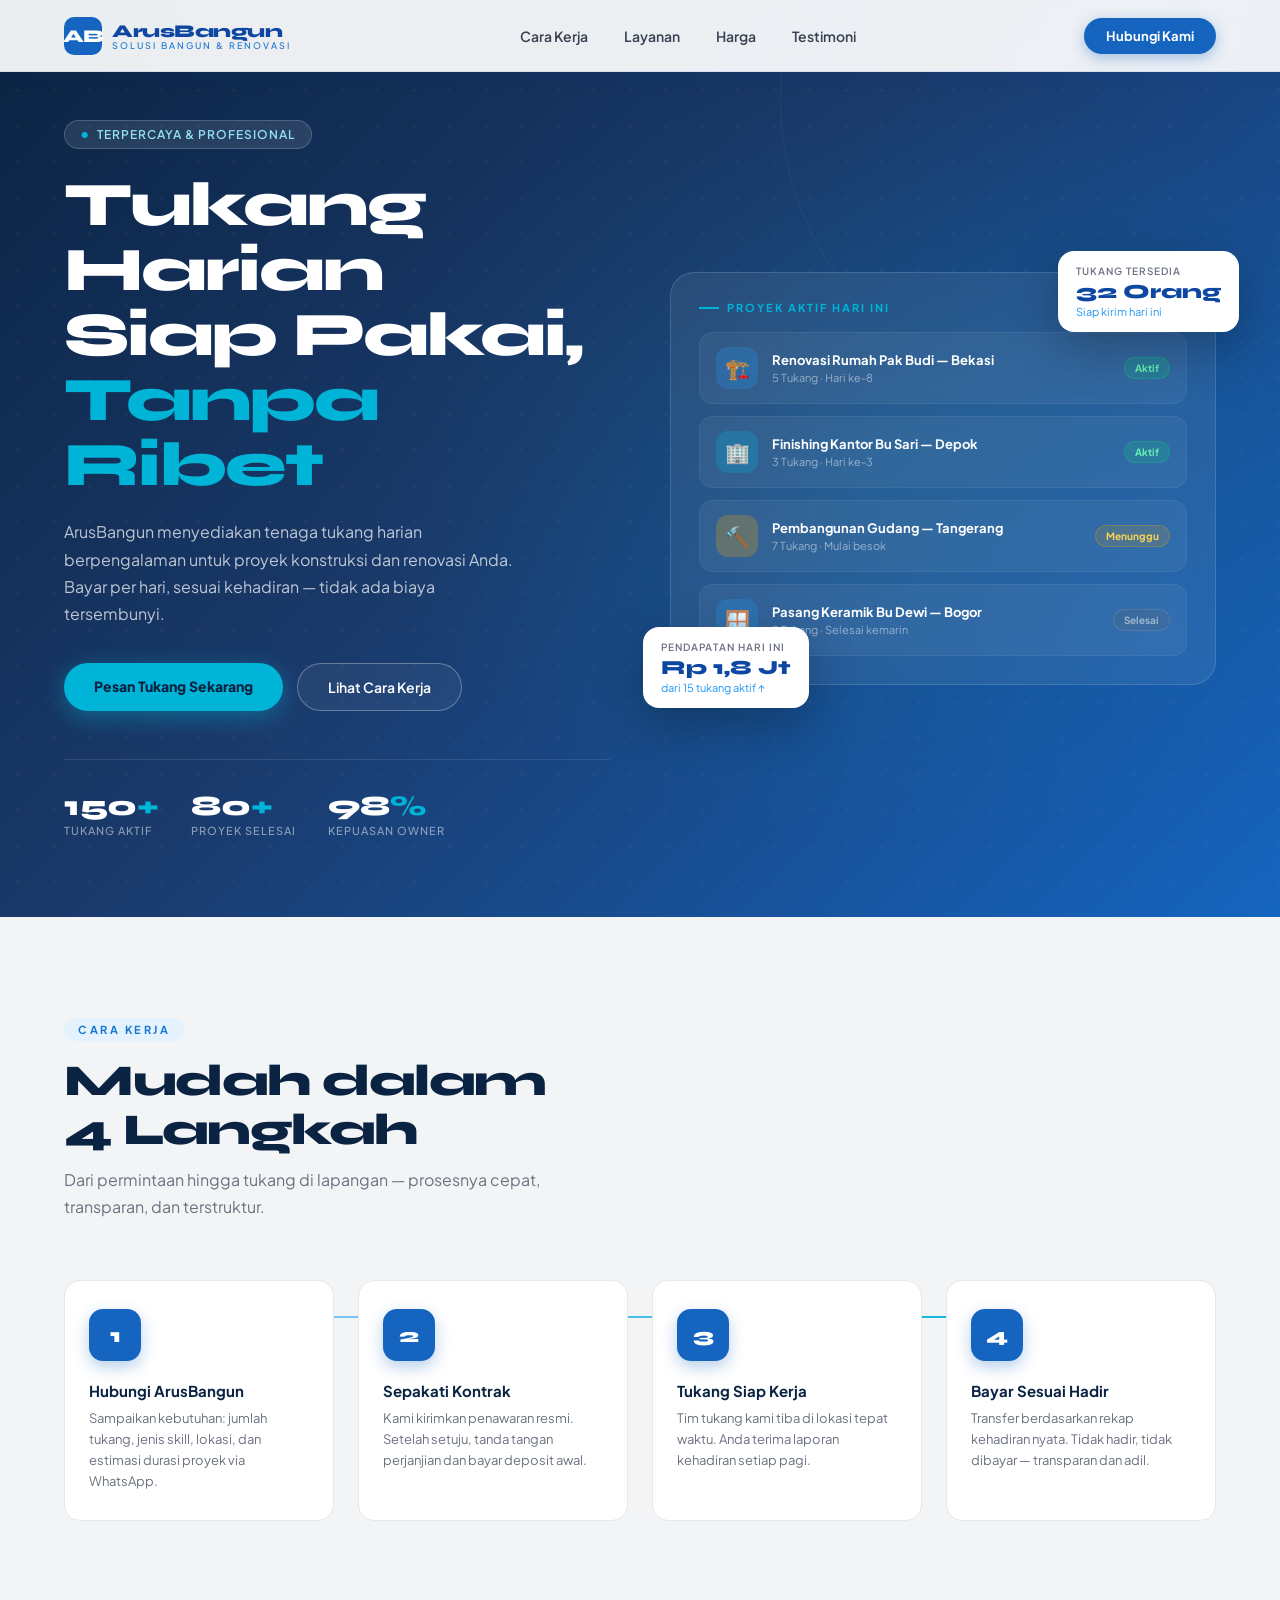
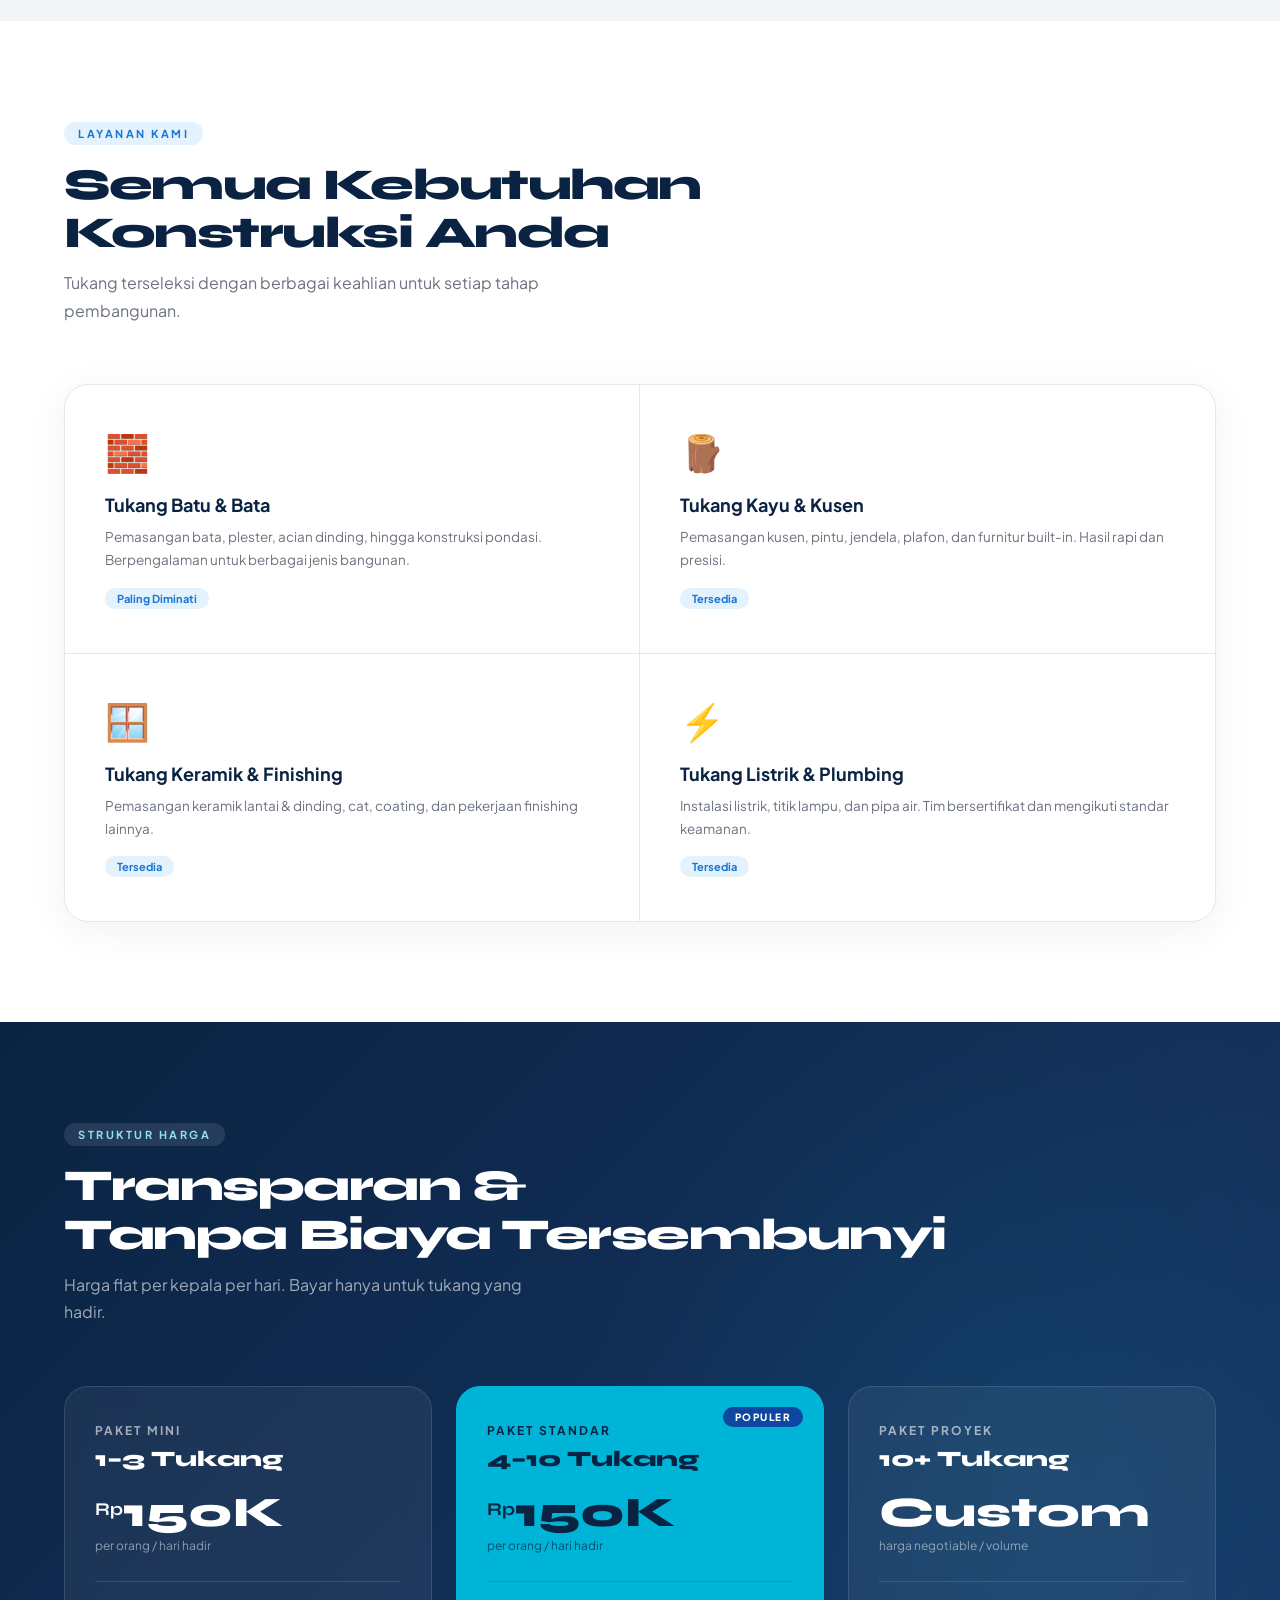
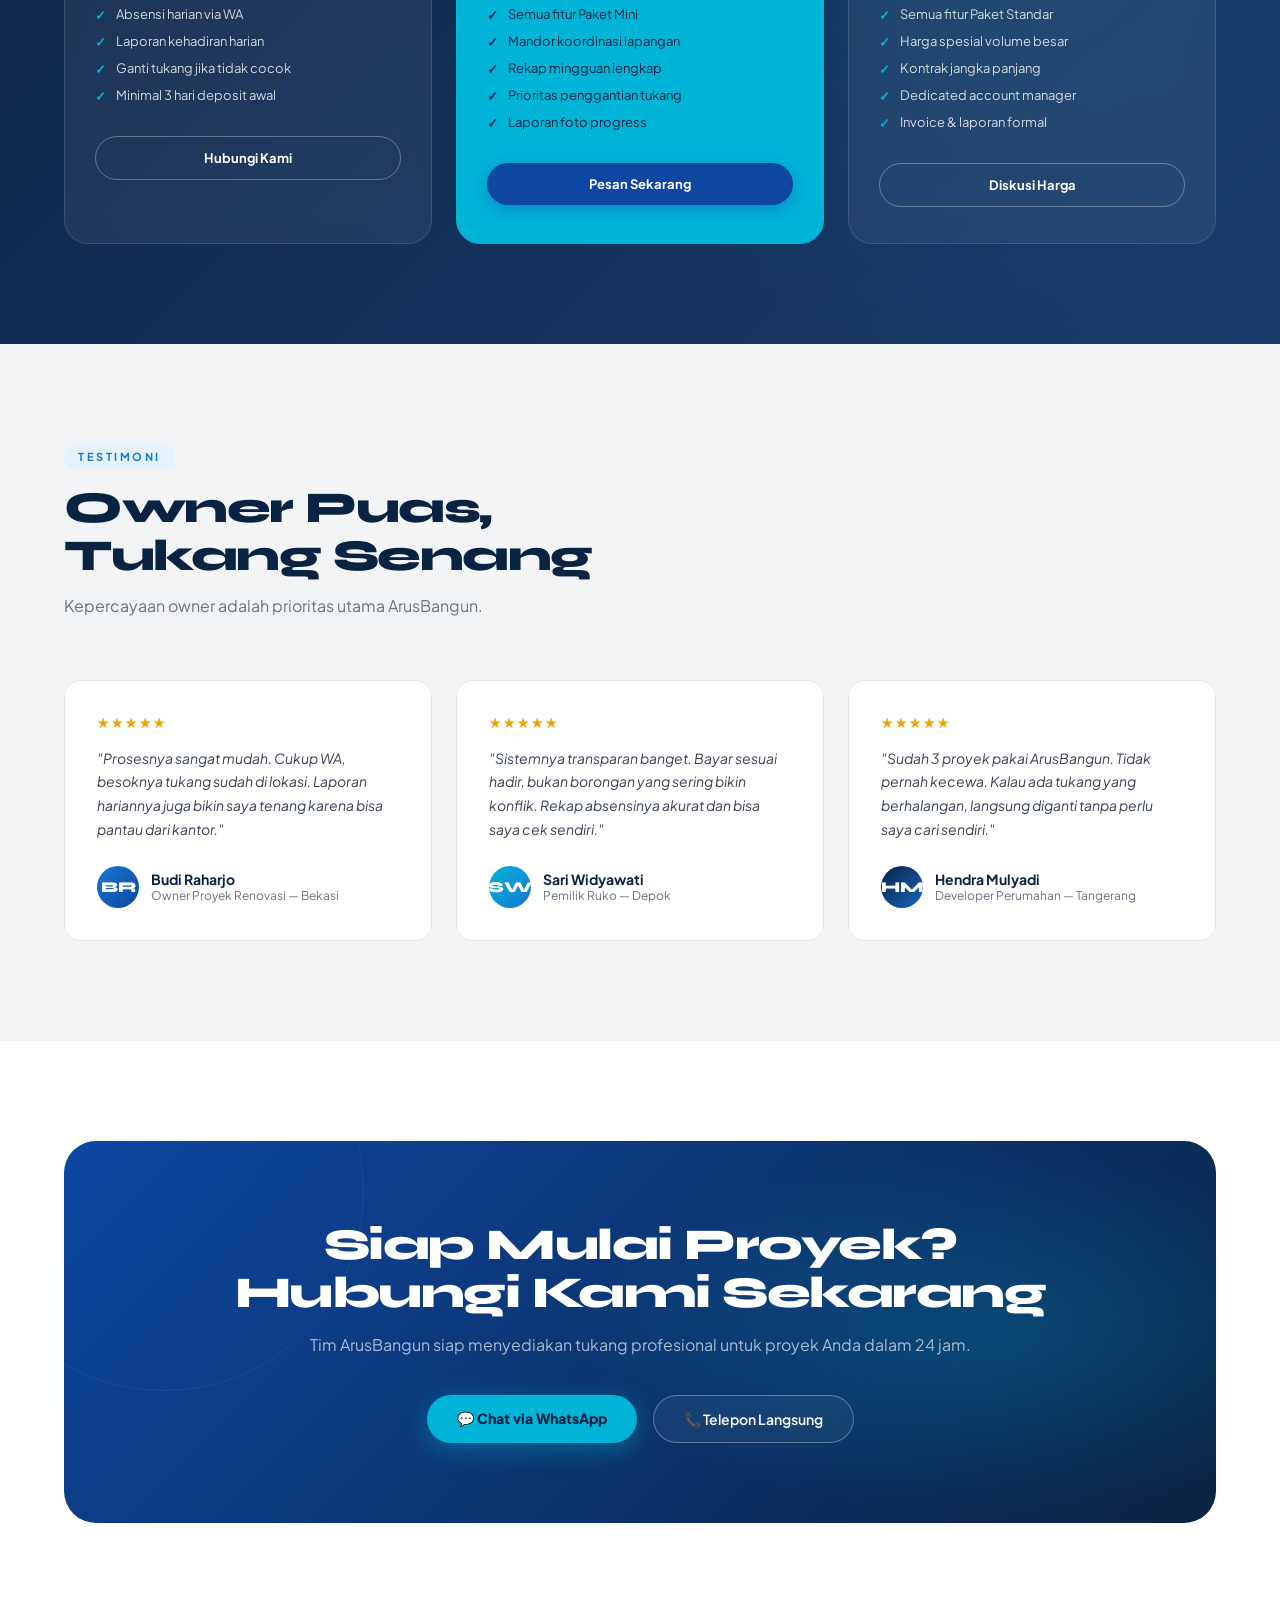
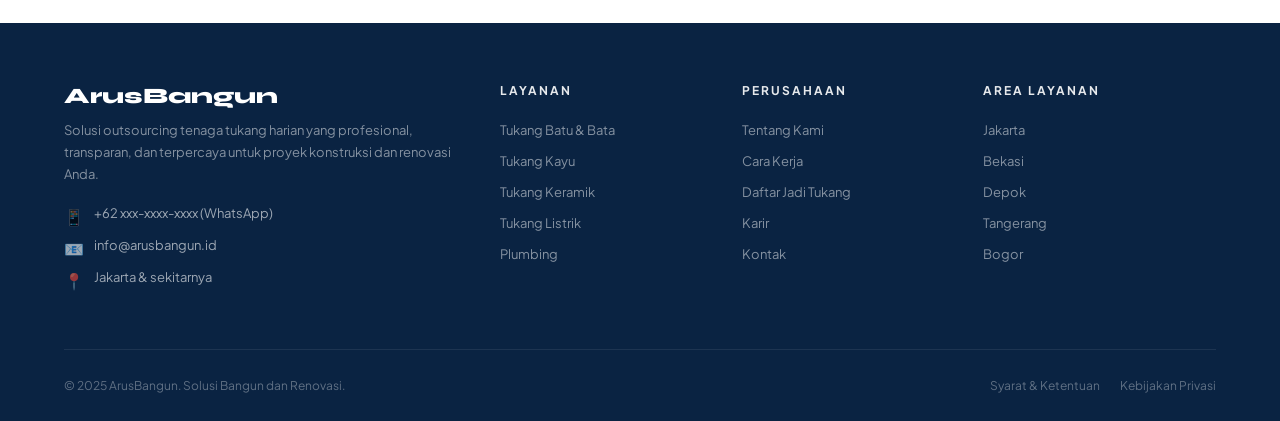
<file: index.html>
<!DOCTYPE html>
<html lang="id">
<head>
<meta charset="UTF-8"/>
<meta name="viewport" content="width=device-width, initial-scale=1.0"/>
<title>ArusBangun — Solusi Bangun dan Renovasi</title>
<link href="https://fonts.googleapis.com/css2?family=Plus+Jakarta+Sans:wght@300;400;500;600;700;800&family=Syne:wght@700;800&display=swap" rel="stylesheet"/>
<style>
  *, *::before, *::after { box-sizing: border-box; margin: 0; padding: 0; }

  :root {
    --blue-900: #0A2342;
    --blue-800: #0D47A1;
    --blue-700: #1565C0;
    --blue-600: #1976D2;
    --blue-500: #2196F3;
    --blue-400: #42A5F5;
    --blue-100: #E3F2FD;
    --blue-50:  #F0F8FF;
    --sky:      #00B4D8;
    --sky-lite: #90E0EF;
    --white:    #FFFFFF;
    --gray-900: #111827;
    --gray-700: #374151;
    --gray-500: #6B7280;
    --gray-200: #E5E7EB;
    --gray-100: #F3F4F6;
    --gold:     #F0A500;
    --radius:   16px;
  }

  html { scroll-behavior: smooth; }

  body {
    font-family: 'Plus Jakarta Sans', sans-serif;
    background: var(--white);
    color: var(--gray-900);
    overflow-x: hidden;
  }

  /* ── NAVBAR ─────────────────────────────────────── */
  nav {
    position: fixed; top: 0; left: 0; right: 0; z-index: 100;
    display: flex; align-items: center; justify-content: space-between;
    padding: 0 5vw;
    height: 72px;
    background: rgba(255,255,255,0.92);
    backdrop-filter: blur(16px);
    border-bottom: 1px solid rgba(21,101,192,0.1);
    box-shadow: 0 2px 20px rgba(13,71,161,0.06);
  }

  .nav-logo {
    display: flex; align-items: center; gap: 10px;
    text-decoration: none;
  }
  .nav-logo-icon {
    width: 38px; height: 38px;
    background: var(--blue-700);
    border-radius: 10px;
    display: flex; align-items: center; justify-content: center;
    font-family: 'Syne', sans-serif;
    font-size: 18px; font-weight: 800;
    color: white;
    letter-spacing: -1px;
  }
  .nav-logo-text { font-family: 'Syne', sans-serif; font-size: 18px; font-weight: 800; color: var(--blue-800); letter-spacing: -0.5px; }
  .nav-logo-sub  { font-size: 9px; font-weight: 500; color: var(--blue-600); letter-spacing: 2px; text-transform: uppercase; display: block; margin-top: -2px; }

  .nav-links { display: flex; gap: 36px; list-style: none; }
  .nav-links a { text-decoration: none; font-size: 14px; font-weight: 600; color: var(--gray-700); transition: color .2s; }
  .nav-links a:hover { color: var(--blue-700); }

  .nav-cta {
    background: var(--blue-700); color: white;
    padding: 10px 22px; border-radius: 50px;
    font-size: 13px; font-weight: 700;
    text-decoration: none; border: none; cursor: pointer;
    transition: all .25s;
    box-shadow: 0 4px 14px rgba(21,101,192,0.35);
  }
  .nav-cta:hover { background: var(--blue-800); transform: translateY(-1px); box-shadow: 0 6px 20px rgba(21,101,192,0.45); }

  /* ── HERO ─────────────────────────────────────────── */
  .hero {
    min-height: 100vh;
    background: linear-gradient(135deg, var(--blue-900) 0%, #1a3a6b 45%, var(--blue-700) 100%);
    display: grid;
    grid-template-columns: 1fr 1fr;
    align-items: center;
    padding: 120px 5vw 80px;
    gap: 60px;
    position: relative;
    overflow: hidden;
  }

  .hero::before {
    content: '';
    position: absolute; inset: 0;
    background: radial-gradient(ellipse 60% 60% at 70% 50%, rgba(0,180,216,0.12) 0%, transparent 70%);
  }
  .hero::after {
    content: '';
    position: absolute;
    width: 600px; height: 600px;
    border-radius: 50%;
    border: 1px solid rgba(255,255,255,0.05);
    top: -200px; right: -100px;
  }

  /* grid dots background */
  .hero-dots {
    position: absolute; inset: 0;
    background-image: radial-gradient(circle, rgba(255,255,255,0.06) 1px, transparent 1px);
    background-size: 36px 36px;
  }

  .hero-content { position: relative; z-index: 2; }

  .hero-badge {
    display: inline-flex; align-items: center; gap: 8px;
    background: rgba(255,255,255,0.1);
    border: 1px solid rgba(255,255,255,0.18);
    border-radius: 50px; padding: 6px 16px;
    font-size: 12px; font-weight: 600; color: var(--sky-lite);
    letter-spacing: 1px; text-transform: uppercase;
    margin-bottom: 24px;
    animation: fadeUp .6s ease both;
  }
  .hero-badge::before { content: '●'; font-size: 8px; color: var(--sky); animation: pulse 1.5s infinite; }

  @keyframes pulse { 0%,100%{opacity:1} 50%{opacity:.3} }

  h1.hero-title {
    font-family: 'Syne', sans-serif;
    font-size: clamp(36px, 5vw, 62px);
    font-weight: 800;
    color: white;
    line-height: 1.05;
    letter-spacing: -2px;
    margin-bottom: 20px;
    animation: fadeUp .7s .1s ease both;
  }
  h1.hero-title span { color: var(--sky); }

  .hero-desc {
    font-size: 16px; font-weight: 400; color: rgba(255,255,255,0.72);
    line-height: 1.7; margin-bottom: 36px; max-width: 460px;
    animation: fadeUp .7s .2s ease both;
  }

  .hero-btns {
    display: flex; gap: 14px; flex-wrap: wrap;
    animation: fadeUp .7s .3s ease both;
  }
  .btn-primary {
    background: var(--sky); color: var(--blue-900);
    padding: 14px 30px; border-radius: 50px;
    font-size: 14px; font-weight: 800; text-decoration: none;
    box-shadow: 0 6px 24px rgba(0,180,216,0.4);
    transition: all .25s;
  }
  .btn-primary:hover { transform: translateY(-2px); box-shadow: 0 10px 30px rgba(0,180,216,0.5); }
  .btn-outline {
    border: 1.5px solid rgba(255,255,255,0.3); color: white;
    padding: 14px 30px; border-radius: 50px;
    font-size: 14px; font-weight: 600; text-decoration: none;
    transition: all .25s; backdrop-filter: blur(4px);
    background: rgba(255,255,255,0.05);
  }
  .btn-outline:hover { background: rgba(255,255,255,0.12); border-color: rgba(255,255,255,0.5); }

  .hero-stats {
    display: flex; gap: 32px; margin-top: 48px;
    animation: fadeUp .7s .4s ease both;
    padding-top: 32px;
    border-top: 1px solid rgba(255,255,255,0.1);
  }
  .stat-item { }
  .stat-num { font-family: 'Syne', sans-serif; font-size: 28px; font-weight: 800; color: white; line-height: 1; }
  .stat-num span { color: var(--sky); }
  .stat-lbl { font-size: 11px; font-weight: 500; color: rgba(255,255,255,0.5); text-transform: uppercase; letter-spacing: 1px; margin-top: 4px; }

  /* Hero Visual Side */
  .hero-visual {
    position: relative; z-index: 2;
    animation: fadeUp .8s .2s ease both;
  }

  .hero-card-main {
    background: rgba(255,255,255,0.07);
    border: 1px solid rgba(255,255,255,0.14);
    border-radius: 24px;
    padding: 28px;
    backdrop-filter: blur(16px);
    position: relative;
  }

  .hero-card-label {
    font-size: 11px; font-weight: 700; color: var(--sky);
    text-transform: uppercase; letter-spacing: 2px; margin-bottom: 18px;
    display: flex; align-items: center; gap: 8px;
  }
  .hero-card-label::before { content: ''; width: 20px; height: 2px; background: var(--sky); display: inline-block; }

  .project-list { display: flex; flex-direction: column; gap: 12px; }
  .project-item {
    display: flex; align-items: center; gap: 14px;
    background: rgba(255,255,255,0.05); border-radius: 14px;
    padding: 14px 16px;
    border: 1px solid rgba(255,255,255,0.06);
    transition: all .2s;
  }
  .project-item:hover { background: rgba(255,255,255,0.09); transform: translateX(4px); }

  .project-icon {
    width: 42px; height: 42px; border-radius: 12px;
    display: flex; align-items: center; justify-content: center;
    font-size: 20px; flex-shrink: 0;
  }
  .pi-blue  { background: rgba(33,150,243,0.25); }
  .pi-sky   { background: rgba(0,180,216,0.25); }
  .pi-gold  { background: rgba(240,165,0,0.25); }

  .project-info { flex: 1; min-width: 0; }
  .project-name { font-size: 13px; font-weight: 700; color: white; margin-bottom: 3px; white-space: nowrap; overflow: hidden; text-overflow: ellipsis; }
  .project-meta { font-size: 11px; color: rgba(255,255,255,0.5); }

  .project-badge {
    font-size: 10px; font-weight: 700; padding: 4px 10px; border-radius: 50px;
    white-space: nowrap;
  }
  .badge-active  { background: rgba(0,230,118,0.15); color: #69F0AE; border: 1px solid rgba(0,230,118,0.25); }
  .badge-waiting { background: rgba(240,165,0,0.15); color: #FFD54F; border: 1px solid rgba(240,165,0,0.25); }
  .badge-done    { background: rgba(100,100,100,0.2); color: rgba(255,255,255,0.5); border: 1px solid rgba(255,255,255,0.1); }

  /* Floating card */
  .float-card {
    position: absolute;
    background: white;
    border-radius: 16px;
    padding: 14px 18px;
    box-shadow: 0 16px 48px rgba(0,0,0,0.25);
    animation: float 4s ease-in-out infinite;
  }
  .float-card-1 { bottom: -24px; left: -28px; }
  .float-card-2 { top: -22px; right: -24px; }

  @keyframes float { 0%,100%{transform:translateY(0)} 50%{transform:translateY(-8px)} }

  .fc-label { font-size: 10px; font-weight: 600; color: var(--gray-500); text-transform: uppercase; letter-spacing: 1px; }
  .fc-value { font-family: 'Syne', sans-serif; font-size: 20px; font-weight: 800; color: var(--blue-800); margin-top: 2px; }
  .fc-sub   { font-size: 11px; color: var(--blue-500); margin-top: 1px; }

  /* ── HOW IT WORKS ─────────────────────────────────── */
  .how {
    padding: 100px 5vw;
    background: var(--gray-100);
  }

  .section-tag {
    display: inline-block;
    font-size: 11px; font-weight: 700; color: var(--blue-600);
    text-transform: uppercase; letter-spacing: 2.5px;
    background: var(--blue-100); border-radius: 50px;
    padding: 5px 14px; margin-bottom: 16px;
  }

  .section-title {
    font-family: 'Syne', sans-serif;
    font-size: clamp(28px, 4vw, 44px);
    font-weight: 800; color: var(--blue-900);
    letter-spacing: -1.5px; line-height: 1.1;
    margin-bottom: 12px;
  }

  .section-desc { font-size: 16px; color: var(--gray-500); max-width: 500px; line-height: 1.7; margin-bottom: 60px; }

  .how-grid {
    display: grid;
    grid-template-columns: repeat(4, 1fr);
    gap: 24px;
    position: relative;
  }

  /* connector line */
  .how-grid::before {
    content: '';
    position: absolute;
    top: 36px; left: 12%; right: 12%;
    height: 2px;
    background: linear-gradient(90deg, var(--blue-300,#90CAF9), var(--sky));
    z-index: 0;
  }

  .how-step {
    background: white;
    border-radius: var(--radius);
    padding: 28px 24px;
    position: relative; z-index: 1;
    border: 1px solid var(--gray-200);
    transition: all .3s;
  }
  .how-step:hover { transform: translateY(-6px); box-shadow: 0 16px 40px rgba(21,101,192,0.12); border-color: var(--blue-400); }

  .step-num {
    width: 52px; height: 52px;
    background: var(--blue-700); color: white;
    border-radius: 14px;
    display: flex; align-items: center; justify-content: center;
    font-family: 'Syne', sans-serif; font-size: 20px; font-weight: 800;
    margin-bottom: 20px;
    box-shadow: 0 6px 16px rgba(21,101,192,0.3);
  }
  .how-step h3 { font-size: 15px; font-weight: 700; color: var(--blue-900); margin-bottom: 8px; }
  .how-step p  { font-size: 13px; color: var(--gray-500); line-height: 1.6; }

  /* ── LAYANAN ───────────────────────────────────────── */
  .services {
    padding: 100px 5vw;
    background: white;
  }

  .services-grid {
    display: grid;
    grid-template-columns: 1fr 1fr;
    gap: 0;
    border-radius: 24px;
    overflow: hidden;
    border: 1px solid var(--gray-200);
    box-shadow: 0 8px 40px rgba(0,0,0,0.06);
    margin-top: 60px;
  }

  .service-item {
    padding: 44px 40px;
    border-right: 1px solid var(--gray-200);
    border-bottom: 1px solid var(--gray-200);
    transition: all .3s;
    cursor: default;
    position: relative;
    overflow: hidden;
  }
  .service-item::before {
    content: '';
    position: absolute; inset: 0;
    background: linear-gradient(135deg, var(--blue-50) 0%, transparent 60%);
    opacity: 0; transition: opacity .3s;
  }
  .service-item:hover::before { opacity: 1; }
  .service-item:nth-child(2n) { border-right: none; }
  .service-item:nth-child(3), .service-item:nth-child(4) { border-bottom: none; }

  .svc-icon {
    font-size: 36px; margin-bottom: 18px;
    display: inline-block; position: relative; z-index: 1;
  }
  .service-item h3 { font-size: 18px; font-weight: 700; color: var(--blue-900); margin-bottom: 10px; position: relative; z-index: 1; }
  .service-item p  { font-size: 13.5px; color: var(--gray-500); line-height: 1.7; position: relative; z-index: 1; }

  .svc-tag {
    display: inline-block; margin-top: 16px;
    font-size: 11px; font-weight: 700; color: var(--blue-600);
    background: var(--blue-100); border-radius: 50px; padding: 4px 12px;
    position: relative; z-index: 1;
  }

  /* ── FEE / PRICING ─────────────────────────────────── */
  .pricing {
    padding: 100px 5vw;
    background: linear-gradient(135deg, var(--blue-900), #1a3a6b);
    position: relative; overflow: hidden;
  }
  .pricing::before {
    content: '';
    position: absolute; inset: 0;
    background: radial-gradient(ellipse 50% 80% at 80% 50%, rgba(0,180,216,0.1) 0%, transparent 70%);
  }

  .pricing .section-tag { background: rgba(255,255,255,0.1); color: var(--sky-lite); }
  .pricing .section-title { color: white; }
  .pricing .section-desc { color: rgba(255,255,255,0.6); }

  .pricing-cards {
    display: grid;
    grid-template-columns: repeat(3, 1fr);
    gap: 24px;
    position: relative; z-index: 1;
  }

  .pricing-card {
    background: rgba(255,255,255,0.06);
    border: 1px solid rgba(255,255,255,0.12);
    border-radius: 24px;
    padding: 36px 30px;
    backdrop-filter: blur(12px);
    transition: all .3s;
    position: relative;
    overflow: hidden;
  }
  .pricing-card.featured {
    background: var(--sky);
    border-color: var(--sky);
  }
  .pricing-card:hover { transform: translateY(-6px); }

  .pc-label { font-size: 12px; font-weight: 700; text-transform: uppercase; letter-spacing: 2px; color: rgba(255,255,255,0.6); margin-bottom: 8px; }
  .pricing-card.featured .pc-label { color: var(--blue-900); }
  .pc-name  { font-family: 'Syne', sans-serif; font-size: 22px; font-weight: 800; color: white; margin-bottom: 20px; }
  .pricing-card.featured .pc-name { color: var(--blue-900); }
  .pc-price { font-family: 'Syne', sans-serif; font-size: 42px; font-weight: 800; color: white; line-height: 1; }
  .pricing-card.featured .pc-price { color: var(--blue-900); }
  .pc-price sup { font-size: 18px; font-weight: 700; vertical-align: top; margin-top: 8px; display: inline-block; }
  .pc-price-note { font-size: 12px; color: rgba(255,255,255,0.5); margin-top: 4px; margin-bottom: 28px; }
  .pricing-card.featured .pc-price-note { color: rgba(10,35,66,0.7); }
  .pc-divider { height: 1px; background: rgba(255,255,255,0.12); margin-bottom: 24px; }
  .pricing-card.featured .pc-divider { background: rgba(10,35,66,0.15); }

  .pc-features { list-style: none; display: flex; flex-direction: column; gap: 10px; margin-bottom: 32px; }
  .pc-features li { font-size: 13px; color: rgba(255,255,255,0.8); display: flex; align-items: flex-start; gap: 10px; }
  .pricing-card.featured .pc-features li { color: var(--blue-900); }
  .pc-features li::before { content: '✓'; font-weight: 800; color: var(--sky); flex-shrink: 0; margin-top: 1px; }
  .pricing-card.featured .pc-features li::before { color: var(--blue-900); }

  .pc-btn {
    display: block; text-align: center; text-decoration: none;
    border-radius: 50px; padding: 13px;
    font-size: 13px; font-weight: 700;
    transition: all .25s;
  }
  .pc-btn-outline { border: 1.5px solid rgba(255,255,255,0.3); color: white; }
  .pc-btn-outline:hover { background: rgba(255,255,255,0.1); }
  .pc-btn-solid { background: var(--blue-800); color: white; box-shadow: 0 4px 16px rgba(13,71,161,0.4); }
  .pc-btn-solid:hover { background: var(--blue-900); transform: translateY(-1px); }

  .featured-badge {
    position: absolute; top: 20px; right: 20px;
    background: var(--blue-800); color: white;
    font-size: 10px; font-weight: 800; text-transform: uppercase;
    letter-spacing: 1.5px; padding: 4px 12px; border-radius: 50px;
  }

  /* ── TESTIMONIAL ──────────────────────────────────── */
  .testi {
    padding: 100px 5vw;
    background: var(--gray-100);
  }

  .testi-grid {
    display: grid;
    grid-template-columns: repeat(3, 1fr);
    gap: 24px;
    margin-top: 60px;
  }

  .testi-card {
    background: white;
    border-radius: var(--radius);
    padding: 32px;
    border: 1px solid var(--gray-200);
    transition: all .3s;
  }
  .testi-card:hover { transform: translateY(-4px); box-shadow: 0 12px 36px rgba(21,101,192,0.1); border-color: var(--blue-400); }

  .testi-stars { color: var(--gold); font-size: 14px; letter-spacing: 2px; margin-bottom: 16px; }
  .testi-text  { font-size: 14px; color: var(--gray-700); line-height: 1.7; margin-bottom: 24px; font-style: italic; }
  .testi-author { display: flex; align-items: center; gap: 12px; }
  .testi-avatar {
    width: 42px; height: 42px; border-radius: 50%;
    display: flex; align-items: center; justify-content: center;
    font-family: 'Syne', sans-serif; font-size: 15px; font-weight: 800; color: white;
  }
  .av-blue { background: linear-gradient(135deg, var(--blue-600), var(--blue-800)); }
  .av-sky  { background: linear-gradient(135deg, var(--sky), var(--blue-600)); }
  .av-dark { background: linear-gradient(135deg, var(--blue-900), var(--blue-700)); }
  .testi-name { font-size: 14px; font-weight: 700; color: var(--blue-900); }
  .testi-role { font-size: 12px; color: var(--gray-500); }

  /* ── CTA SECTION ──────────────────────────────────── */
  .cta-section {
    padding: 100px 5vw;
    background: white;
    text-align: center;
  }

  .cta-inner {
    background: linear-gradient(135deg, var(--blue-800), var(--blue-900));
    border-radius: 32px;
    padding: 80px 60px;
    position: relative; overflow: hidden;
  }
  .cta-inner::before {
    content: '';
    position: absolute; inset: 0;
    background: radial-gradient(ellipse 60% 80% at 80% 50%, rgba(0,180,216,0.2) 0%, transparent 60%);
  }
  .cta-inner::after {
    content: '';
    position: absolute;
    width: 400px; height: 400px;
    border-radius: 50%;
    border: 1px solid rgba(255,255,255,0.06);
    top: -150px; left: -100px;
  }

  .cta-inner .section-title { color: white; margin-bottom: 16px; position: relative; z-index: 1; }
  .cta-inner p { font-size: 16px; color: rgba(255,255,255,0.65); margin-bottom: 40px; position: relative; z-index: 1; }
  .cta-btns { display: flex; justify-content: center; gap: 16px; position: relative; z-index: 1; }

  /* ── FOOTER ───────────────────────────────────────── */
  footer {
    background: var(--blue-900);
    padding: 60px 5vw 28px;
    color: rgba(255,255,255,0.65);
  }

  .footer-grid {
    display: grid;
    grid-template-columns: 2fr 1fr 1fr 1.2fr;
    gap: 48px;
    padding-bottom: 48px;
    border-bottom: 1px solid rgba(255,255,255,0.08);
    margin-bottom: 28px;
  }

  .footer-brand h2 { font-family: 'Syne', sans-serif; font-size: 22px; font-weight: 800; color: white; margin-bottom: 10px; }
  .footer-brand p  { font-size: 13px; line-height: 1.7; color: rgba(255,255,255,0.5); margin-bottom: 20px; }

  .footer-contact-item {
    display: flex; align-items: flex-start; gap: 10px;
    font-size: 13px; margin-bottom: 10px; color: rgba(255,255,255,0.6);
  }
  .fc-icon { font-size: 16px; flex-shrink: 0; margin-top: 1px; }

  .footer-col h4 { font-size: 12px; font-weight: 700; color: rgba(255,255,255,0.9); text-transform: uppercase; letter-spacing: 2px; margin-bottom: 20px; }
  .footer-col ul { list-style: none; display: flex; flex-direction: column; gap: 10px; }
  .footer-col a  { text-decoration: none; font-size: 13px; color: rgba(255,255,255,0.5); transition: color .2s; }
  .footer-col a:hover { color: var(--sky); }

  .footer-bottom { display: flex; align-items: center; justify-content: space-between; font-size: 12px; }
  .footer-bottom span { color: rgba(255,255,255,0.35); }
  .footer-bottom a { color: rgba(255,255,255,0.35); text-decoration: none; }

  /* ── ANIMATIONS ───────────────────────────────────── */
  @keyframes fadeUp {
    from { opacity: 0; transform: translateY(24px); }
    to   { opacity: 1; transform: translateY(0); }
  }

  .reveal {
    opacity: 0; transform: translateY(28px);
    transition: opacity .65s ease, transform .65s ease;
  }
  .reveal.visible { opacity: 1; transform: translateY(0); }

  /* ── MOBILE HINT ──────────────────────────────────── */
  @media (max-width: 768px) {
    .hero { grid-template-columns: 1fr; padding: 100px 5vw 60px; }
    .hero-visual { display: none; }
    .how-grid { grid-template-columns: 1fr 1fr; }
    .how-grid::before { display: none; }
    .services-grid { grid-template-columns: 1fr; }
    .service-item:nth-child(n) { border-right: none; border-bottom: 1px solid var(--gray-200); }
    .service-item:last-child { border-bottom: none; }
    .pricing-cards { grid-template-columns: 1fr; }
    .testi-grid { grid-template-columns: 1fr; }
    .footer-grid { grid-template-columns: 1fr 1fr; }
    .cta-inner { padding: 48px 28px; }
    .cta-btns { flex-direction: column; align-items: center; }
    .hero-stats { flex-wrap: wrap; gap: 20px; }
  }
</style>
</head>
<body>

<!-- ── NAVBAR ── -->
<nav>
  <a class="nav-logo" href="#">
    <div class="nav-logo-icon">AB</div>
    <div>
      <span class="nav-logo-text">ArusBangun</span>
      <span class="nav-logo-sub">Solusi Bangun & Renovasi</span>
    </div>
  </a>
  <ul class="nav-links">
    <li><a href="#how">Cara Kerja</a></li>
    <li><a href="#layanan">Layanan</a></li>
    <li><a href="#harga">Harga</a></li>
    <li><a href="#testimoni">Testimoni</a></li>
  </ul>
  <a href="#cta" class="nav-cta">Hubungi Kami</a>
</nav>

<!-- ── HERO ── -->
<section class="hero">
  <div class="hero-dots"></div>

  <div class="hero-content">
    <div class="hero-badge">Terpercaya & Profesional</div>
    <h1 class="hero-title">Tukang Harian<br/>Siap Pakai,<br/><span>Tanpa Ribet</span></h1>
    <p class="hero-desc">
      ArusBangun menyediakan tenaga tukang harian berpengalaman untuk proyek konstruksi dan renovasi Anda.
      Bayar per hari, sesuai kehadiran — tidak ada biaya tersembunyi.
    </p>
    <div class="hero-btns">
      <a href="#layanan" class="btn-primary">Pesan Tukang Sekarang</a>
      <a href="#how" class="btn-outline">Lihat Cara Kerja</a>
    </div>
    <div class="hero-stats">
      <div class="stat-item">
        <div class="stat-num">150<span>+</span></div>
        <div class="stat-lbl">Tukang Aktif</div>
      </div>
      <div class="stat-item">
        <div class="stat-num">80<span>+</span></div>
        <div class="stat-lbl">Proyek Selesai</div>
      </div>
      <div class="stat-item">
        <div class="stat-num">98<span>%</span></div>
        <div class="stat-lbl">Kepuasan Owner</div>
      </div>
    </div>
  </div>

  <div class="hero-visual">
    <div class="hero-card-main">
      <div class="hero-card-label">Proyek Aktif Hari Ini</div>
      <div class="project-list">
        <div class="project-item">
          <div class="project-icon pi-blue">🏗️</div>
          <div class="project-info">
            <div class="project-name">Renovasi Rumah Pak Budi — Bekasi</div>
            <div class="project-meta">5 Tukang · Hari ke-8</div>
          </div>
          <span class="project-badge badge-active">Aktif</span>
        </div>
        <div class="project-item">
          <div class="project-icon pi-sky">🏢</div>
          <div class="project-info">
            <div class="project-name">Finishing Kantor Bu Sari — Depok</div>
            <div class="project-meta">3 Tukang · Hari ke-3</div>
          </div>
          <span class="project-badge badge-active">Aktif</span>
        </div>
        <div class="project-item">
          <div class="project-icon pi-gold">🔨</div>
          <div class="project-info">
            <div class="project-name">Pembangunan Gudang — Tangerang</div>
            <div class="project-meta">7 Tukang · Mulai besok</div>
          </div>
          <span class="project-badge badge-waiting">Menunggu</span>
        </div>
        <div class="project-item">
          <div class="project-icon pi-blue">🪟</div>
          <div class="project-info">
            <div class="project-name">Pasang Keramik Bu Dewi — Bogor</div>
            <div class="project-meta">2 Tukang · Selesai kemarin</div>
          </div>
          <span class="project-badge badge-done">Selesai</span>
        </div>
      </div>

      <!-- Floating cards -->
      <div class="float-card float-card-1">
        <div class="fc-label">Pendapatan Hari Ini</div>
        <div class="fc-value">Rp 1,8 Jt</div>
        <div class="fc-sub">dari 15 tukang aktif ↑</div>
      </div>
      <div class="float-card float-card-2">
        <div class="fc-label">Tukang Tersedia</div>
        <div class="fc-value">32 Orang</div>
        <div class="fc-sub">Siap kirim hari ini</div>
      </div>
    </div>
  </div>
</section>

<!-- ── HOW IT WORKS ── -->
<section class="how" id="how">
  <div class="reveal">
    <span class="section-tag">Cara Kerja</span>
    <h2 class="section-title">Mudah dalam<br/>4 Langkah</h2>
    <p class="section-desc">Dari permintaan hingga tukang di lapangan — prosesnya cepat, transparan, dan terstruktur.</p>
  </div>
  <div class="how-grid reveal">
    <div class="how-step">
      <div class="step-num">1</div>
      <h3>Hubungi ArusBangun</h3>
      <p>Sampaikan kebutuhan: jumlah tukang, jenis skill, lokasi, dan estimasi durasi proyek via WhatsApp.</p>
    </div>
    <div class="how-step">
      <div class="step-num">2</div>
      <h3>Sepakati Kontrak</h3>
      <p>Kami kirimkan penawaran resmi. Setelah setuju, tanda tangan perjanjian dan bayar deposit awal.</p>
    </div>
    <div class="how-step">
      <div class="step-num">3</div>
      <h3>Tukang Siap Kerja</h3>
      <p>Tim tukang kami tiba di lokasi tepat waktu. Anda terima laporan kehadiran setiap pagi.</p>
    </div>
    <div class="how-step">
      <div class="step-num">4</div>
      <h3>Bayar Sesuai Hadir</h3>
      <p>Transfer berdasarkan rekap kehadiran nyata. Tidak hadir, tidak dibayar — transparan dan adil.</p>
    </div>
  </div>
</section>

<!-- ── LAYANAN ── -->
<section class="services" id="layanan">
  <div class="reveal">
    <span class="section-tag">Layanan Kami</span>
    <h2 class="section-title">Semua Kebutuhan<br/>Konstruksi Anda</h2>
    <p class="section-desc">Tukang terseleksi dengan berbagai keahlian untuk setiap tahap pembangunan.</p>
  </div>
  <div class="services-grid reveal">
    <div class="service-item">
      <div class="svc-icon">🧱</div>
      <h3>Tukang Batu & Bata</h3>
      <p>Pemasangan bata, plester, acian dinding, hingga konstruksi pondasi. Berpengalaman untuk berbagai jenis bangunan.</p>
      <span class="svc-tag">Paling Diminati</span>
    </div>
    <div class="service-item">
      <div class="svc-icon">🪵</div>
      <h3>Tukang Kayu & Kusen</h3>
      <p>Pemasangan kusen, pintu, jendela, plafon, dan furnitur built-in. Hasil rapi dan presisi.</p>
      <span class="svc-tag">Tersedia</span>
    </div>
    <div class="service-item">
      <div class="svc-icon">🪟</div>
      <h3>Tukang Keramik & Finishing</h3>
      <p>Pemasangan keramik lantai & dinding, cat, coating, dan pekerjaan finishing lainnya.</p>
      <span class="svc-tag">Tersedia</span>
    </div>
    <div class="service-item">
      <div class="svc-icon">⚡</div>
      <h3>Tukang Listrik & Plumbing</h3>
      <p>Instalasi listrik, titik lampu, dan pipa air. Tim bersertifikat dan mengikuti standar keamanan.</p>
      <span class="svc-tag">Tersedia</span>
    </div>
  </div>
</section>

<!-- ── PRICING ── -->
<section class="pricing" id="harga">
  <div class="reveal">
    <span class="section-tag">Struktur Harga</span>
    <h2 class="section-title">Transparan &<br/>Tanpa Biaya Tersembunyi</h2>
    <p class="section-desc">Harga flat per kepala per hari. Bayar hanya untuk tukang yang hadir.</p>
  </div>
  <div class="pricing-cards reveal">
    <div class="pricing-card">
      <div class="pc-label">Paket Mini</div>
      <div class="pc-name">1–3 Tukang</div>
      <div class="pc-price"><sup>Rp</sup>150K</div>
      <div class="pc-price-note">per orang / hari hadir</div>
      <div class="pc-divider"></div>
      <ul class="pc-features">
        <li>Absensi harian via WA</li>
        <li>Laporan kehadiran harian</li>
        <li>Ganti tukang jika tidak cocok</li>
        <li>Minimal 3 hari deposit awal</li>
      </ul>
      <a href="#cta" class="pc-btn pc-btn-outline">Hubungi Kami</a>
    </div>

    <div class="pricing-card featured">
      <div class="featured-badge">Populer</div>
      <div class="pc-label">Paket Standar</div>
      <div class="pc-name">4–10 Tukang</div>
      <div class="pc-price"><sup>Rp</sup>150K</div>
      <div class="pc-price-note">per orang / hari hadir</div>
      <div class="pc-divider"></div>
      <ul class="pc-features">
        <li>Semua fitur Paket Mini</li>
        <li>Mandor koordinasi lapangan</li>
        <li>Rekap mingguan lengkap</li>
        <li>Prioritas penggantian tukang</li>
        <li>Laporan foto progress</li>
      </ul>
      <a href="#cta" class="pc-btn pc-btn-solid">Pesan Sekarang</a>
    </div>

    <div class="pricing-card">
      <div class="pc-label">Paket Proyek</div>
      <div class="pc-name">10+ Tukang</div>
      <div class="pc-price">Custom</div>
      <div class="pc-price-note">harga negotiable / volume</div>
      <div class="pc-divider"></div>
      <ul class="pc-features">
        <li>Semua fitur Paket Standar</li>
        <li>Harga spesial volume besar</li>
        <li>Kontrak jangka panjang</li>
        <li>Dedicated account manager</li>
        <li>Invoice & laporan formal</li>
      </ul>
      <a href="#cta" class="pc-btn pc-btn-outline">Diskusi Harga</a>
    </div>
  </div>
</section>

<!-- ── TESTIMONIAL ── -->
<section class="testi" id="testimoni">
  <div class="reveal">
    <span class="section-tag">Testimoni</span>
    <h2 class="section-title">Owner Puas,<br/>Tukang Senang</h2>
    <p class="section-desc">Kepercayaan owner adalah prioritas utama ArusBangun.</p>
  </div>
  <div class="testi-grid reveal">
    <div class="testi-card">
      <div class="testi-stars">★★★★★</div>
      <p class="testi-text">"Prosesnya sangat mudah. Cukup WA, besoknya tukang sudah di lokasi. Laporan hariannya juga bikin saya tenang karena bisa pantau dari kantor."</p>
      <div class="testi-author">
        <div class="testi-avatar av-blue">BR</div>
        <div>
          <div class="testi-name">Budi Raharjo</div>
          <div class="testi-role">Owner Proyek Renovasi — Bekasi</div>
        </div>
      </div>
    </div>
    <div class="testi-card">
      <div class="testi-stars">★★★★★</div>
      <p class="testi-text">"Sistemnya transparan banget. Bayar sesuai hadir, bukan borongan yang sering bikin konflik. Rekap absensinya akurat dan bisa saya cek sendiri."</p>
      <div class="testi-author">
        <div class="testi-avatar av-sky">SW</div>
        <div>
          <div class="testi-name">Sari Widyawati</div>
          <div class="testi-role">Pemilik Ruko — Depok</div>
        </div>
      </div>
    </div>
    <div class="testi-card">
      <div class="testi-stars">★★★★★</div>
      <p class="testi-text">"Sudah 3 proyek pakai ArusBangun. Tidak pernah kecewa. Kalau ada tukang yang berhalangan, langsung diganti tanpa perlu saya cari sendiri."</p>
      <div class="testi-author">
        <div class="testi-avatar av-dark">HM</div>
        <div>
          <div class="testi-name">Hendra Mulyadi</div>
          <div class="testi-role">Developer Perumahan — Tangerang</div>
        </div>
      </div>
    </div>
  </div>
</section>

<!-- ── CTA ── -->
<section class="cta-section" id="cta">
  <div class="cta-inner reveal">
    <h2 class="section-title">Siap Mulai Proyek?<br/>Hubungi Kami Sekarang</h2>
    <p>Tim ArusBangun siap menyediakan tukang profesional untuk proyek Anda dalam 24 jam.</p>
    <div class="cta-btns">
      <a href="https://wa.me/62xxxxxxxxxx" class="btn-primary">💬 Chat via WhatsApp</a>
      <a href="tel:+62xxxxxxxxxx" class="btn-outline">📞 Telepon Langsung</a>
    </div>
  </div>
</section>

<!-- ── FOOTER ── -->
<footer>
  <div class="footer-grid">
    <div class="footer-brand">
      <h2>ArusBangun</h2>
      <p>Solusi outsourcing tenaga tukang harian yang profesional, transparan, dan terpercaya untuk proyek konstruksi dan renovasi Anda.</p>
      <div class="footer-contact-item">
        <span class="fc-icon">📱</span>
        <span>+62 xxx-xxxx-xxxx (WhatsApp)</span>
      </div>
      <div class="footer-contact-item">
        <span class="fc-icon">📧</span>
        <span>info@arusbangun.id</span>
      </div>
      <div class="footer-contact-item">
        <span class="fc-icon">📍</span>
        <span>Jakarta & sekitarnya</span>
      </div>
    </div>
    <div class="footer-col">
      <h4>Layanan</h4>
      <ul>
        <li><a href="#">Tukang Batu & Bata</a></li>
        <li><a href="#">Tukang Kayu</a></li>
        <li><a href="#">Tukang Keramik</a></li>
        <li><a href="#">Tukang Listrik</a></li>
        <li><a href="#">Plumbing</a></li>
      </ul>
    </div>
    <div class="footer-col">
      <h4>Perusahaan</h4>
      <ul>
        <li><a href="#">Tentang Kami</a></li>
        <li><a href="#">Cara Kerja</a></li>
        <li><a href="#">Daftar Jadi Tukang</a></li>
        <li><a href="#">Karir</a></li>
        <li><a href="#">Kontak</a></li>
      </ul>
    </div>
    <div class="footer-col">
      <h4>Area Layanan</h4>
      <ul>
        <li><a href="#">Jakarta</a></li>
        <li><a href="#">Bekasi</a></li>
        <li><a href="#">Depok</a></li>
        <li><a href="#">Tangerang</a></li>
        <li><a href="#">Bogor</a></li>
      </ul>
    </div>
  </div>
  <div class="footer-bottom">
    <span>© 2025 ArusBangun. Solusi Bangun dan Renovasi.</span>
    <div style="display:flex;gap:20px;">
      <a href="#">Syarat & Ketentuan</a>
      <a href="#">Kebijakan Privasi</a>
    </div>
  </div>
</footer>

<script>
  // Scroll reveal
  const reveals = document.querySelectorAll('.reveal');
  const io = new IntersectionObserver((entries) => {
    entries.forEach((e, i) => {
      if (e.isIntersecting) {
        setTimeout(() => e.target.classList.add('visible'), i * 80);
        io.unobserve(e.target);
      }
    });
  }, { threshold: 0.1 });
  reveals.forEach(el => io.observe(el));

  // Navbar scroll effect
  const nav = document.querySelector('nav');
  window.addEventListener('scroll', () => {
    nav.style.boxShadow = window.scrollY > 20
      ? '0 4px 30px rgba(13,71,161,0.12)'
      : '0 2px 20px rgba(13,71,161,0.06)';
  });

  // Hover step highlight
  document.querySelectorAll('.how-step').forEach((step, i) => {
    step.style.transitionDelay = `${i * 60}ms`;
  });
</script>
</body>
</html>
</file>
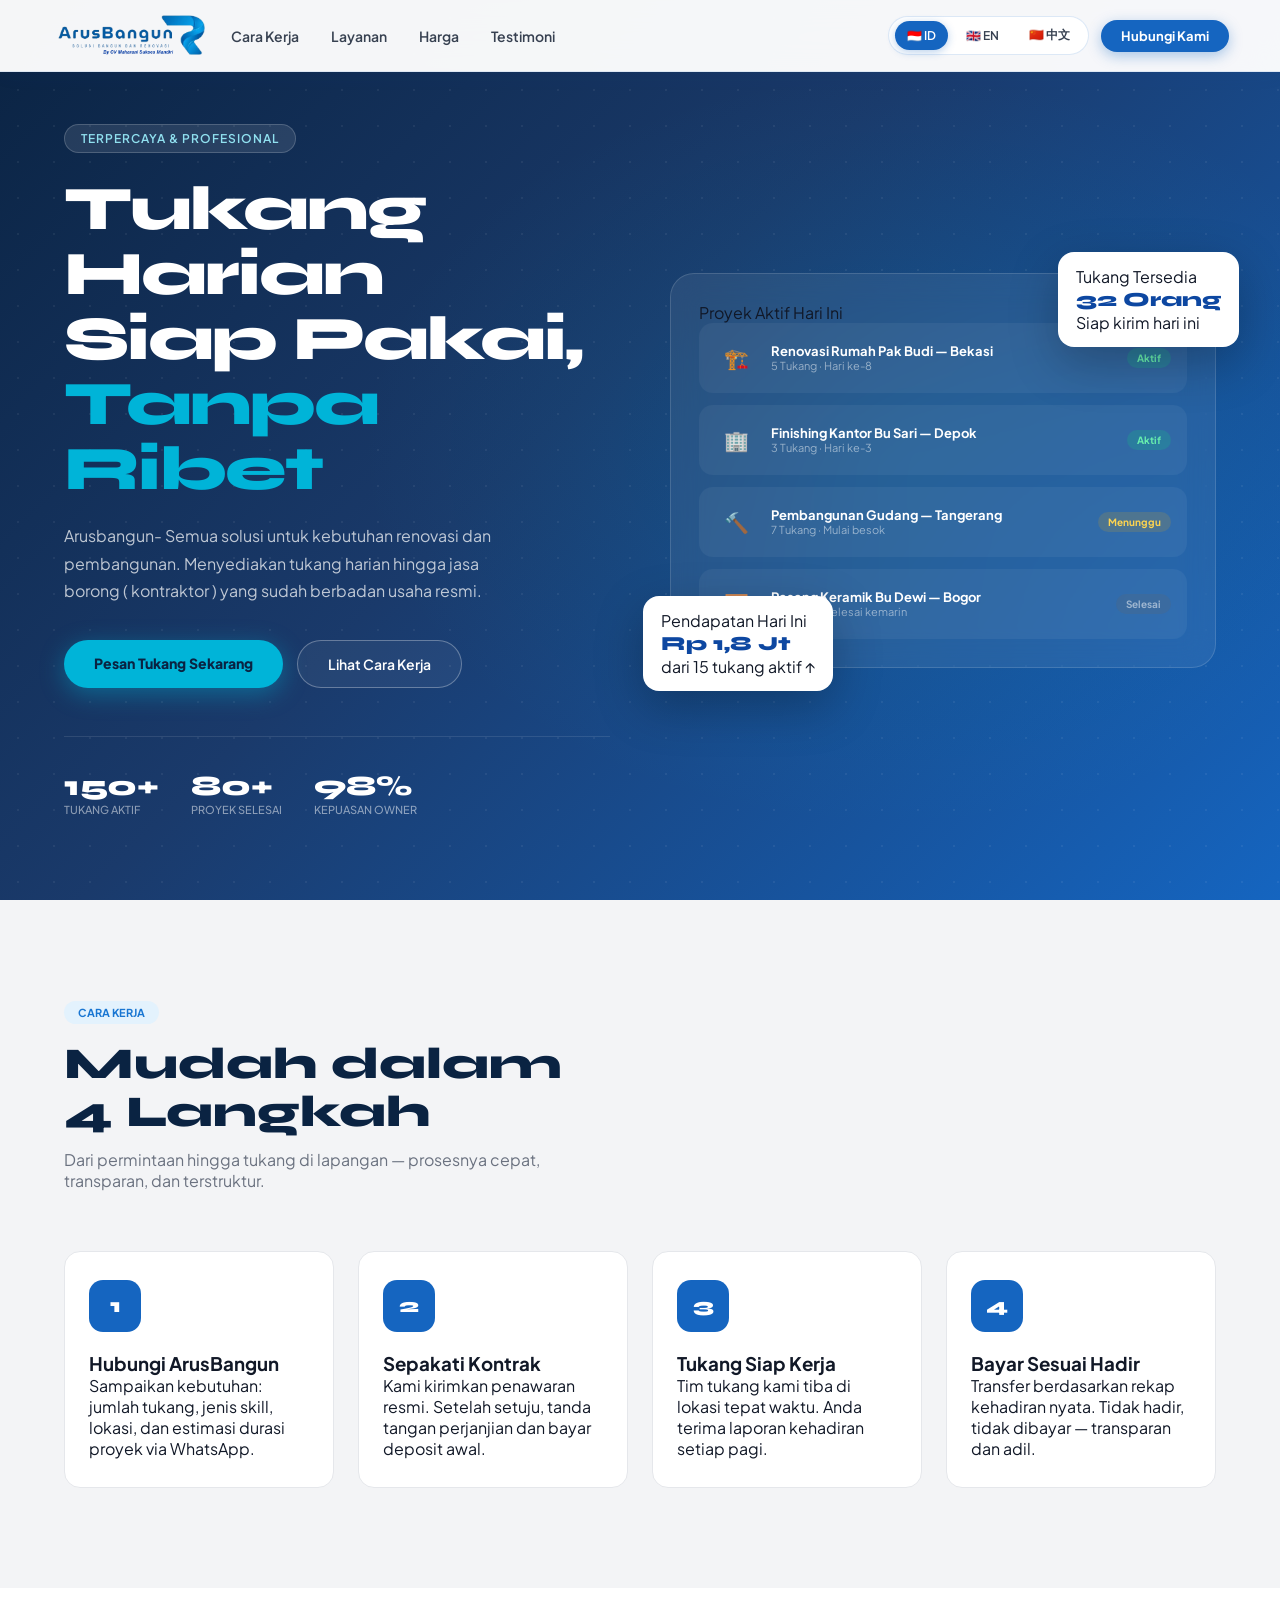
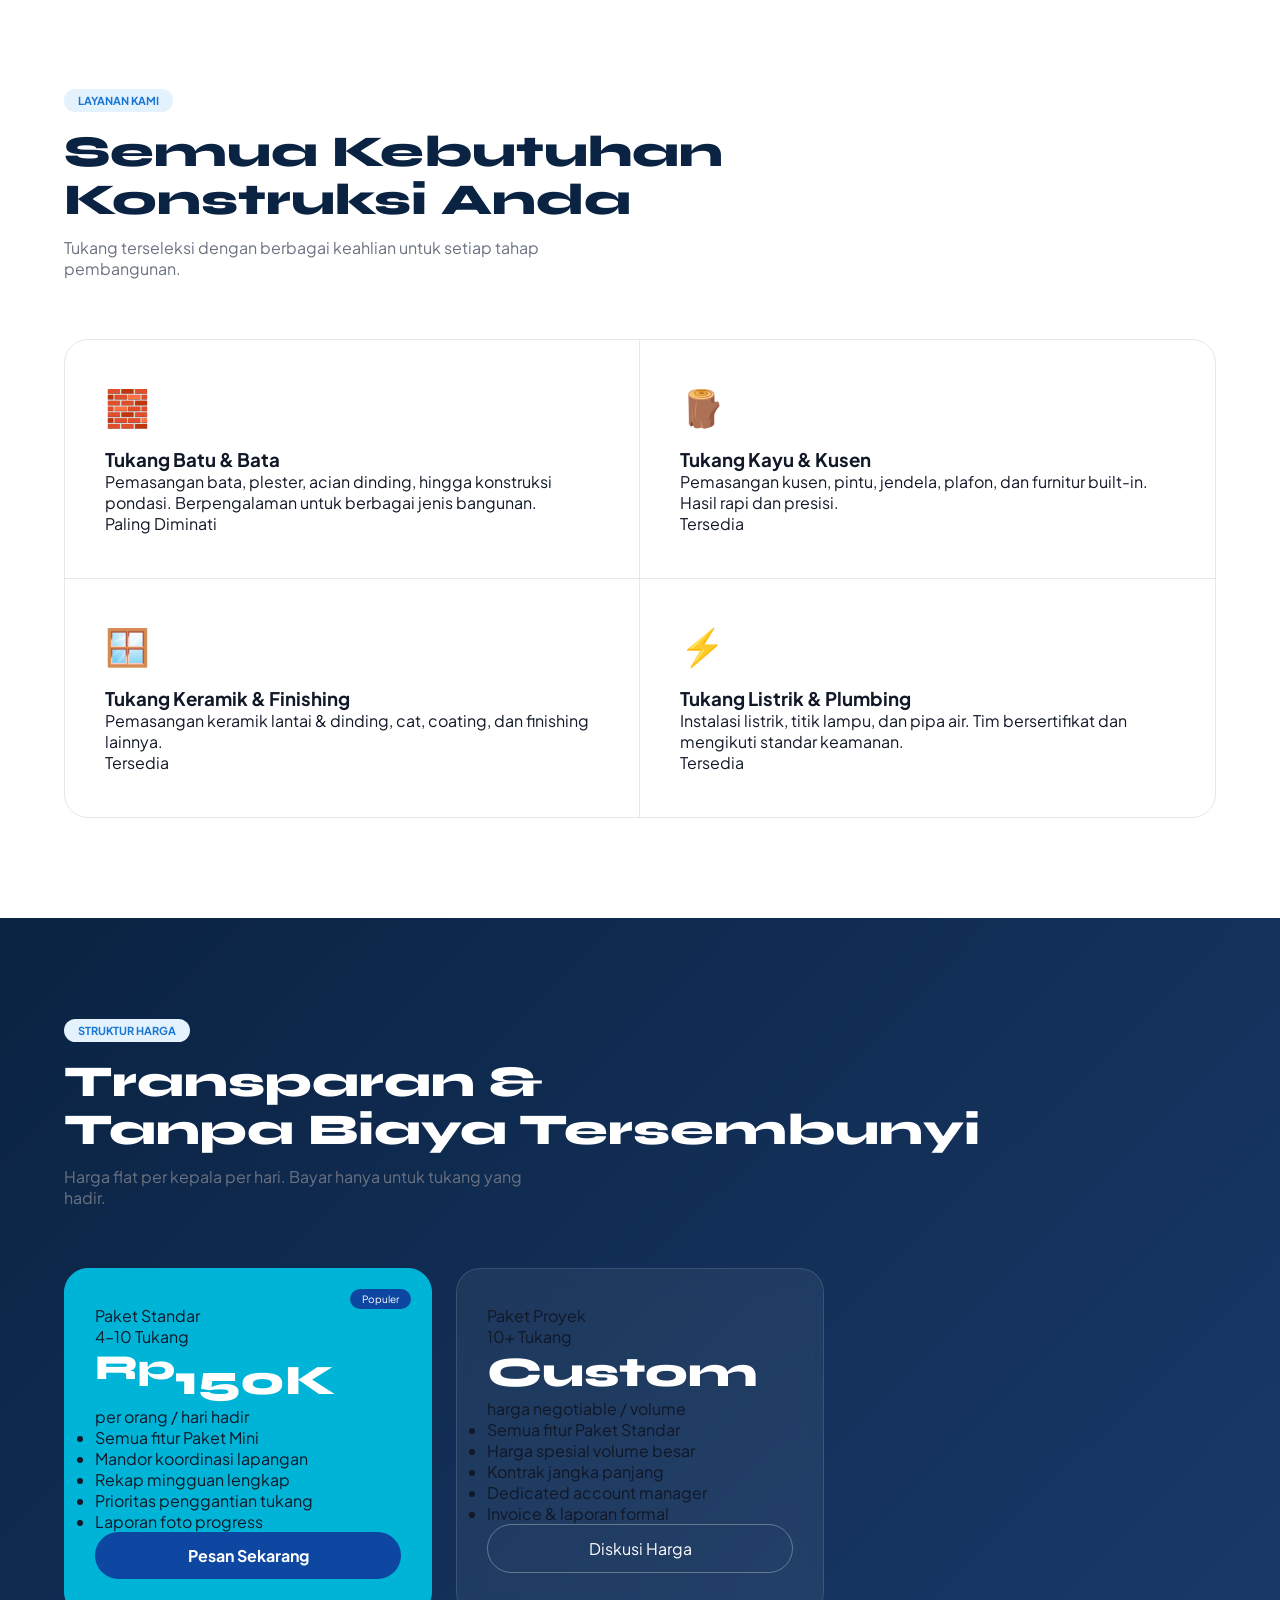
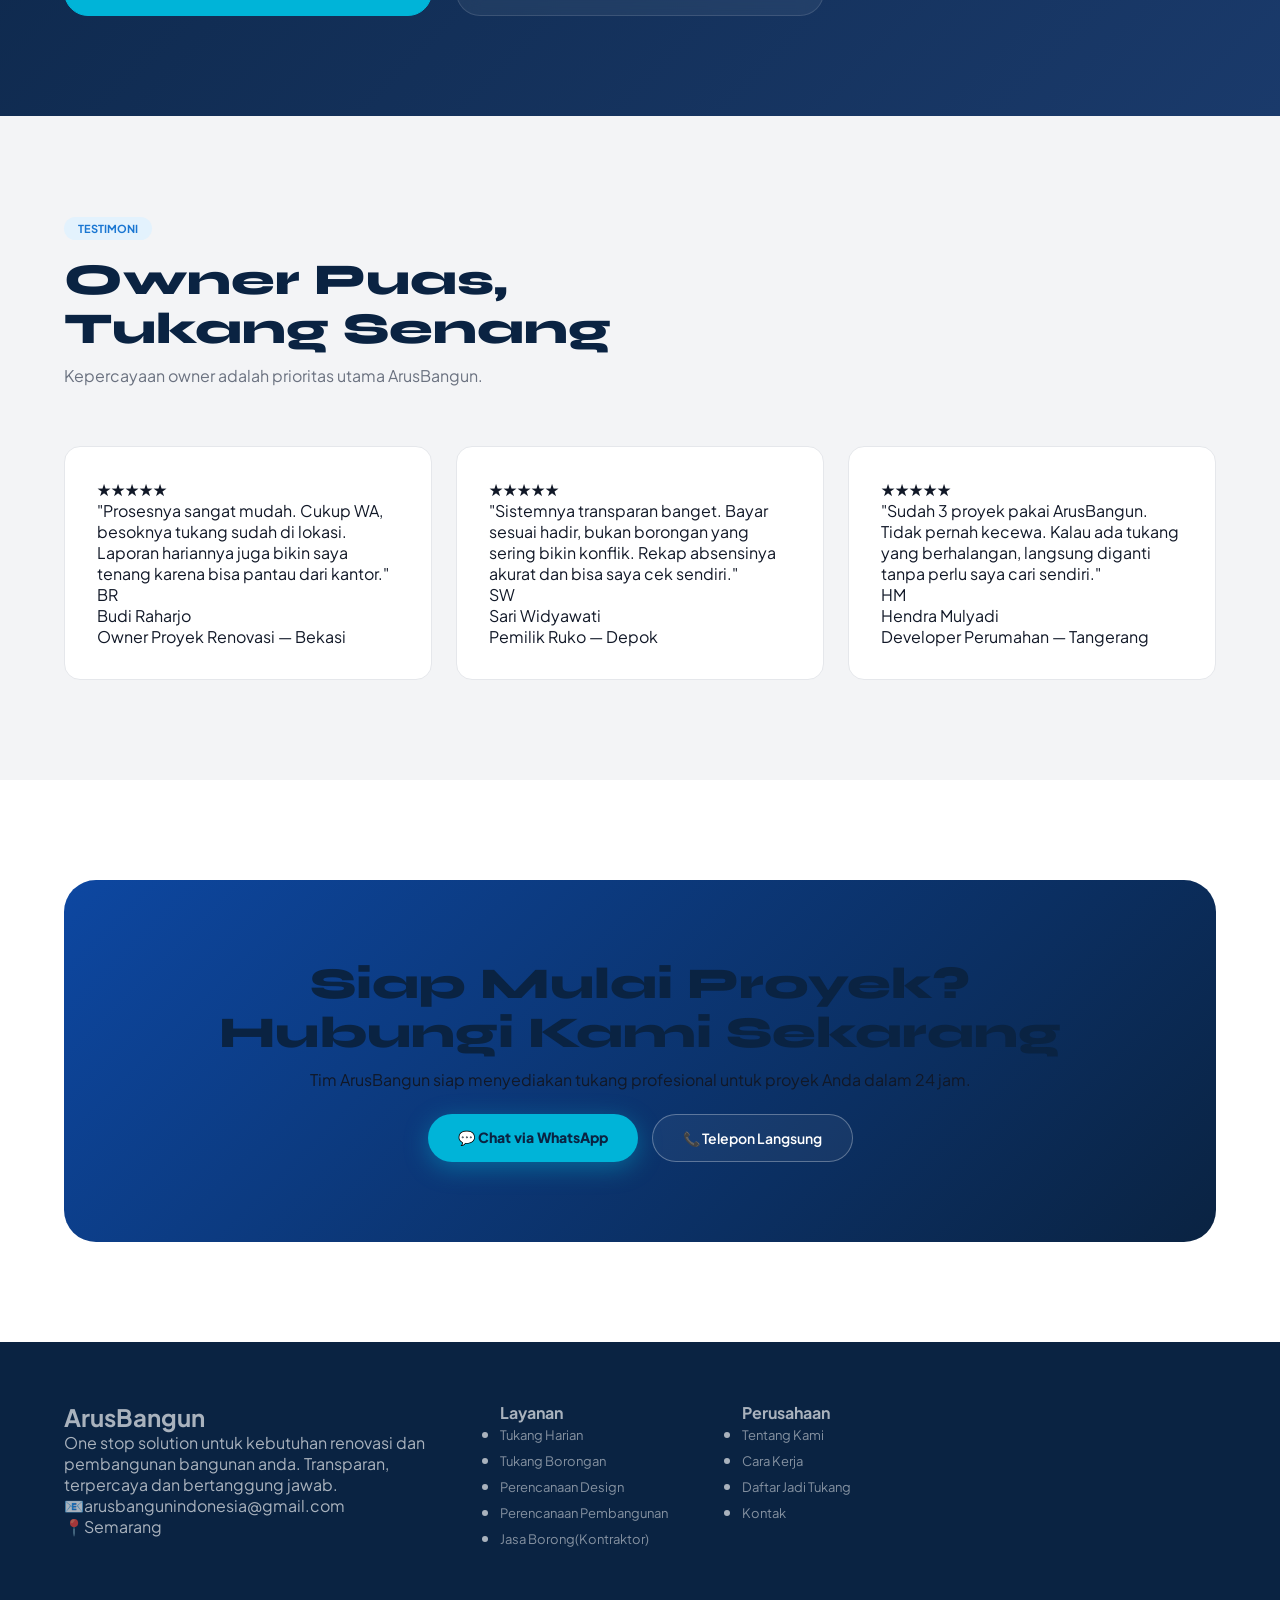
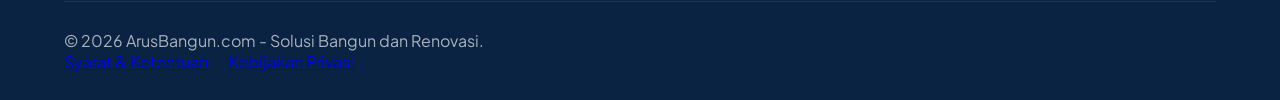
<file: dasboard.html>
<!DOCTYPE html>
<html lang="id">

<head>
    <meta charset="UTF-8" />
    <meta name="viewport" content="width=device-width, initial-scale=1.0" />
    <title>ArusBangun — Solusi Bangun dan Renovasi</title>
    <link
        href="https://fonts.googleapis.com/css2?family=Plus+Jakarta+Sans:wght@300;400;500;600;700;800&family=Syne:wght@700;800&display=swap"
        rel="stylesheet" />
    <link rel="stylesheet" href="css/styles_res.css" />
    <!-- <link rel="stylesheet" href="css/styles.css" /> -->
</head>

<body>
    <nav>
        <div class="nav-left">
            <a class="nav-logo" href="#">
                <div class="nav-logo-icon">
                    <!-- Placeholder logo teks jika gambar tidak ada, tapi tetap support gambar -->
                         <img src="images/arusbangun.png" alt="ArusBangun Logo" />
                </div>
            </a>
            <ul class="nav-links" id="navLinks">
                <li><a href="#how" data-key="nav_how">Cara Kerja</a></li>
                <li><a href="#layanan" data-key="nav_service">Layanan</a></li>
                <li><a href="#harga" data-key="nav_price">Harga</a></li>
                <li><a href="#testimoni" data-key="nav_testi">Testimoni</a></li>
            </ul>
        </div>
        <div style="display: flex; align-items: center; gap: 12px;">
            <div class="lang-switcher">
                <button class="lang-btn active" data-lang="id">🇮🇩 ID</button>
                <button class="lang-btn" data-lang="en">🇬🇧 EN</button>
                <button class="lang-btn" data-lang="zh">🇨🇳 中文</button>
            </div>
            <a href="#cta" class="nav-cta" data-key="nav_cta">Hubungi Kami</a>
            <button class="menu-toggle" id="menuToggle" aria-label="Menu">
                <span></span><span></span><span></span>
            </button>
        </div>
    </nav>
    <!-- <nav>
        <div class="nav-left">
            <a class="nav-logo" href="#">
                <div class="nav-logo-icon">
                    <img src="images/arusbangun.png" alt="ArusBangun Logo" />
                </div>
                <!-- <div>
                    <span class="nav-logo-text">ArusBangun</span>
                    <span class="nav-logo-sub">Solusi Bangun & Renovasi</span>
                </div> --
            </a>
            <ul class="nav-links" id="navLinks">
                <li><a href="#how" data-key="nav_how">Cara Kerja</a></li>
                <li><a href="#layanan" data-key="nav_service">Layanan</a></li>
                <li><a href="#harga" data-key="nav_price">Harga</a></li>
                <li><a href="#testimoni" data-key="nav_testi">Testimoni</a></li>
            </ul>
        </div>
        <div style="display: flex; align-items: center; gap: 16px;">
            <div class="lang-switcher">
                <button class="lang-btn active" data-lang="id">🇮🇩 ID</button>
                <button class="lang-btn" data-lang="en">🇬🇧 EN</button>
                <button class="lang-btn" data-lang="zh">🇨🇳 中文</button>
            </div>
            <a href="#cta" class="nav-cta" data-key="nav_cta">Hubungi Kami</a>
        </div>
    </nav> -->

    <!-- Hero Section -->
    <section class="hero">
        <div class="hero-dots"></div>
        <div class="hero-content">
            <div class="hero-badge" data-key="hero_badge">Terpercaya & Profesional</div>
            <h1 class="hero-title" data-key="hero_title">Tukang Harian<br />Siap Pakai,<br /><span>Tanpa Ribet</span>
            </h1>
            <p class="hero-desc" data-key="hero_desc">ArusBangun menyediakan tenaga tukang harian berpengalaman untuk
                proyek konstruksi dan renovasi Anda. Bayar per hari, sesuai kehadiran — tidak ada biaya tersembunyi.</p>
            <div class="hero-btns">
                <a href="#layanan" class="btn-primary" data-key="hero_btn1">Pesan Tukang Sekarang</a>
                <a href="#how" class="btn-outline" data-key="hero_btn2">Lihat Cara Kerja</a>
            </div>
            <div class="hero-stats">
                <div>
                    <div class="stat-num">150<span>+</span></div>
                    <div class="stat-lbl" data-key="stat1">Tukang Aktif</div>
                </div>
                <div>
                    <div class="stat-num">80<span>+</span></div>
                    <div class="stat-lbl" data-key="stat2">Proyek Selesai</div>
                </div>
                <div>
                    <div class="stat-num">98<span>%</span></div>
                    <div class="stat-lbl" data-key="stat3">Kepuasan Owner</div>
                </div>
            </div>
        </div>
        <div class="hero-visual">
            <div class="hero-card-main">
                <div class="hero-card-label" data-key="project_label">Proyek Aktif Hari Ini</div>
                <div class="project-list">
                    <div class="project-item">
                        <div class="project-icon pi-blue">🏗️</div>
                        <div class="project-info">
                            <div class="project-name">Renovasi Rumah Pak Budi — Bekasi</div>
                            <div class="project-meta">5 Tukang · Hari ke-8</div>
                        </div><span class="project-badge badge-active" data-key="status_active">Aktif</span>
                    </div>
                    <div class="project-item">
                        <div class="project-icon pi-sky">🏢</div>
                        <div class="project-info">
                            <div class="project-name">Finishing Kantor Bu Sari — Depok</div>
                            <div class="project-meta">3 Tukang · Hari ke-3</div>
                        </div><span class="project-badge badge-active" data-key="status_active">Aktif</span>
                    </div>
                    <div class="project-item">
                        <div class="project-icon pi-gold">🔨</div>
                        <div class="project-info">
                            <div class="project-name">Pembangunan Gudang — Tangerang</div>
                            <div class="project-meta">7 Tukang · Mulai besok</div>
                        </div><span class="project-badge badge-waiting" data-key="status_waiting">Menunggu</span>
                    </div>
                    <div class="project-item">
                        <div class="project-icon pi-blue">🪟</div>
                        <div class="project-info">
                            <div class="project-name">Pasang Keramik Bu Dewi — Bogor</div>
                            <div class="project-meta">2 Tukang · Selesai kemarin</div>
                        </div><span class="project-badge badge-done" data-key="status_done">Selesai</span>
                    </div>
                </div>
                <div class="float-card float-card-1">
                    <div class="fc-label" data-key="floating1_label">Pendapatan Hari Ini</div>
                    <div class="fc-value">Rp 1,8 Jt</div>
                    <div class="fc-sub" data-key="floating1_sub">dari 15 tukang aktif ↑</div>
                </div>
                <div class="float-card float-card-2">
                    <div class="fc-label" data-key="floating2_label">Tukang Tersedia</div>
                    <div class="fc-value">32 Orang</div>
                    <div class="fc-sub" data-key="floating2_sub">Siap kirim hari ini</div>
                </div>
            </div>
        </div>
    </section>

    <!-- HOW, SERVICES, PRICING, TESTI, CTA, FOOTER with data-key attributes -->
    <section class="how" id="how">
        <div class="reveal"><span class="section-tag" data-key="how_tag">Cara Kerja</span>
            <h2 class="section-title" data-key="how_title">Mudah dalam<br />4 Langkah</h2>
            <p class="section-desc" data-key="how_desc">Dari permintaan hingga tukang di lapangan — prosesnya cepat,
                transparan, dan terstruktur.</p>
        </div>
        <div class="how-grid reveal">
            <div class="how-step">
                <div class="step-num">1</div>
                <h3 data-key="step1_title">Hubungi ArusBangun</h3>
                <p data-key="step1_desc">Sampaikan kebutuhan: jumlah tukang, jenis skill, lokasi, dan estimasi durasi
                    proyek via WhatsApp.</p>
            </div>
            <div class="how-step">
                <div class="step-num">2</div>
                <h3 data-key="step2_title">Sepakati Kontrak</h3>
                <p data-key="step2_desc">Kami kirimkan penawaran resmi. Setelah setuju, tanda tangan perjanjian dan
                    bayar deposit awal.</p>
            </div>
            <div class="how-step">
                <div class="step-num">3</div>
                <h3 data-key="step3_title">Tukang Siap Kerja</h3>
                <p data-key="step3_desc">Tim tukang kami tiba di lokasi tepat waktu. Anda terima laporan kehadiran
                    setiap pagi.</p>
            </div>
            <div class="how-step">
                <div class="step-num">4</div>
                <h3 data-key="step4_title">Bayar Sesuai Hadir</h3>
                <p data-key="step4_desc">Transfer berdasarkan rekap kehadiran nyata. Tidak hadir, tidak dibayar —
                    transparan dan adil.</p>
            </div>
        </div>
    </section>

    <section class="services" id="layanan">
        <div class="reveal"><span class="section-tag" data-key="service_tag">Layanan Kami</span>
            <h2 class="section-title" data-key="service_title">Semua Kebutuhan<br />Konstruksi Anda</h2>
            <p class="section-desc" data-key="service_desc">Tukang terseleksi dengan berbagai keahlian untuk setiap
                tahap pembangunan.</p>
        </div>
        <div class="services-grid reveal">
            <div class="service-item">
                <div class="svc-icon">🧱</div>
                <h3 data-key="srv1_title">Tukang Batu & Bata</h3>
                <p data-key="srv1_desc">Pemasangan bata, plester, acian dinding, hingga konstruksi pondasi.
                    Berpengalaman untuk berbagai jenis bangunan.</p><span class="svc-tag" data-key="srv1_tag">Paling
                    Diminati</span>
            </div>
            <div class="service-item">
                <div class="svc-icon">🪵</div>
                <h3 data-key="srv2_title">Tukang Kayu & Kusen</h3>
                <p data-key="srv2_desc">Pemasangan kusen, pintu, jendela, plafon, dan furnitur built-in. Hasil rapi dan
                    presisi.</p><span class="svc-tag" data-key="srv2_tag">Tersedia</span>
            </div>
            <div class="service-item">
                <div class="svc-icon">🪟</div>
                <h3 data-key="srv3_title">Tukang Keramik & Finishing</h3>
                <p data-key="srv3_desc">Pemasangan keramik lantai & dinding, cat, coating, dan finishing lainnya.</p>
                <span class="svc-tag" data-key="srv3_tag">Tersedia</span>
            </div>
            <div class="service-item">
                <div class="svc-icon">⚡</div>
                <h3 data-key="srv4_title">Tukang Listrik & Plumbing</h3>
                <p data-key="srv4_desc">Instalasi listrik, titik lampu, dan pipa air. Tim bersertifikat dan mengikuti
                    standar keamanan.</p><span class="svc-tag" data-key="srv4_tag">Tersedia</span>
            </div>
        </div>
    </section>

    <section class="pricing" id="harga">
        <div class="reveal"><span class="section-tag" data-key="price_tag">Struktur Harga</span>
            <h2 class="section-title" data-key="price_title">Transparan &<br />Tanpa Biaya Tersembunyi</h2>
            <p class="section-desc" data-key="price_desc">Harga flat per kepala per hari. Bayar hanya untuk tukang yang
                hadir.</p>
        </div>
        <div class="pricing-cards reveal">
            <!-- <div class="pricing-card">
                <div class="pc-label" data-key="pack_mini_label">Paket Mini</div>
                <div class="pc-name" data-key="pack_mini_name">1–3 Tukang</div>
                <div class="pc-price"><sup>Rp</sup>150K</div>
                <div class="pc-price-note" data-key="pack_mini_note">per orang / hari hadir</div>
                <div class="pc-divider"></div>
                <ul class="pc-features">
                    <li data-key="feat1">Absensi harian via WA</li>
                    <li data-key="feat2">Laporan kehadiran harian</li>
                    <li data-key="feat3">Ganti tukang jika tidak cocok</li>
                    <li data-key="feat4">Minimal 3 hari deposit awal</li>
                </ul><a href="#cta" class="pc-btn pc-btn-outline" data-key="pack_btn">Hubungi Kami</a>
            </div> -->
            <div class="pricing-card featured">
                <div class="featured-badge" data-key="popular_badge">Populer</div>
                <div class="pc-label" data-key="pack_std_label">Paket Standar</div>
                <div class="pc-name" data-key="pack_std_name">4–10 Tukang</div>
                <div class="pc-price"><sup>Rp</sup>150K</div>
                <div class="pc-price-note" data-key="pack_std_note">per orang / hari hadir</div>
                <div class="pc-divider"></div>
                <ul class="pc-features">
                    <li data-key="std_feat1">Semua fitur Paket Mini</li>
                    <li data-key="std_feat2">Mandor koordinasi lapangan</li>
                    <li data-key="std_feat3">Rekap mingguan lengkap</li>
                    <li data-key="std_feat4">Prioritas penggantian tukang</li>
                    <li data-key="std_feat5">Laporan foto progress</li>
                </ul><a href="#cta" class="pc-btn pc-btn-solid" data-key="pack_std_btn">Pesan Sekarang</a>
            </div>
            <div class="pricing-card">
                <div class="pc-label" data-key="pack_pro_label">Paket Proyek</div>
                <div class="pc-name" data-key="pack_pro_name">10+ Tukang</div>
                <div class="pc-price">Custom</div>
                <div class="pc-price-note" data-key="pack_pro_note">harga negotiable / volume</div>
                <div class="pc-divider"></div>
                <ul class="pc-features">
                    <li data-key="pro_feat1">Semua fitur Paket Standar</li>
                    <li data-key="pro_feat2">Harga spesial volume besar</li>
                    <li data-key="pro_feat3">Kontrak jangka panjang</li>
                    <li data-key="pro_feat4">Dedicated account manager</li>
                    <li data-key="pro_feat5">Invoice & laporan formal</li>
                </ul><a href="#cta" class="pc-btn pc-btn-outline" data-key="pack_pro_btn">Diskusi Harga</a>
            </div>
        </div>
    </section>

    <section class="testi" id="testimoni">
        <div class="reveal"><span class="section-tag" data-key="testi_tag">Testimoni</span>
            <h2 class="section-title" data-key="testi_title">Owner Puas,<br />Tukang Senang</h2>
            <p class="section-desc" data-key="testi_desc">Kepercayaan owner adalah prioritas utama ArusBangun.</p>
        </div>
        <div class="testi-grid reveal">
            <div class="testi-card">
                <div class="testi-stars">★★★★★</div>
                <p class="testi-text" data-key="testi1_text">"Prosesnya sangat mudah. Cukup WA, besoknya tukang sudah di
                    lokasi. Laporan hariannya juga bikin saya tenang karena bisa pantau dari kantor."</p>
                <div class="testi-author">
                    <div class="testi-avatar av-blue">BR</div>
                    <div>
                        <div class="testi-name" data-key="testi1_name">Budi Raharjo</div>
                        <div class="testi-role" data-key="testi1_role">Owner Proyek Renovasi — Bekasi</div>
                    </div>
                </div>
            </div>
            <div class="testi-card">
                <div class="testi-stars">★★★★★</div>
                <p class="testi-text" data-key="testi2_text">"Sistemnya transparan banget. Bayar sesuai hadir, bukan
                    borongan yang sering bikin konflik. Rekap absensinya akurat dan bisa saya cek sendiri."</p>
                <div class="testi-author">
                    <div class="testi-avatar av-sky">SW</div>
                    <div>
                        <div class="testi-name" data-key="testi2_name">Sari Widyawati</div>
                        <div class="testi-role" data-key="testi2_role">Pemilik Ruko — Depok</div>
                    </div>
                </div>
            </div>
            <div class="testi-card">
                <div class="testi-stars">★★★★★</div>
                <p class="testi-text" data-key="testi3_text">"Sudah 3 proyek pakai ArusBangun. Tidak pernah kecewa.
                    Kalau ada tukang yang berhalangan, langsung diganti tanpa perlu saya cari sendiri."</p>
                <div class="testi-author">
                    <div class="testi-avatar av-dark">HM</div>
                    <div>
                        <div class="testi-name" data-key="testi3_name">Hendra Mulyadi</div>
                        <div class="testi-role" data-key="testi3_role">Developer Perumahan — Tangerang</div>
                    </div>
                </div>
            </div>
        </div>
    </section>

    <section class="cta-section" id="cta">
        <div class="cta-inner reveal">
            <h2 class="section-title" data-key="cta_title">Siap Mulai Proyek?<br />Hubungi Kami Sekarang</h2>
            <p data-key="cta_desc">Tim ArusBangun siap menyediakan tukang profesional untuk proyek Anda dalam 24 jam.
            </p>
            <div class="hero-btns" style="justify-content:center; margin-top:24px;">
                <a href="#" class="btn-primary" data-key="cta_wa">💬 Chat via WhatsApp</a>
                <a href="#" class="btn-outline" data-key="cta_telp">📞 Telepon Langsung</a></div>
        </div>
    </section>

    <footer>
        <div class="footer-grid">
            <div class="footer-brand">
                <h2>ArusBangun</h2>
                <p data-key="footer_desc">One Stop solution untuk kebutuhan renovasi dan pembangunan bangunan anda.
                    Transparan, terpercaya dan bertanggung jawab.</p>
                <!-- <div class="footer-contact-item"><span class="fc-icon">📱</span><span>+62 xxx-xxxx-xxxx(WhatsApp)</span></div> -->
                <div class="footer-contact-item"><span
                        class="fc-icon">📧</span><span>arusbangunindonesia@gmail.com</span></div>
                <div class="footer-contact-item"><span class="fc-icon">📍</span><span
                        data-key="footer_area">Semarang</span></div>
            </div>
            <div class="footer-col">
                <h4 data-key="footer_service">Layanan</h4>
                <ul>
                    <li><a href="#" data-key="foot_srv1">Tukang Harian</a></li>
                    <li><a href="#" data-key="foot_srv2">Tukang Borongan</a></li>
                    <li><a href="#" data-key="foot_srv3">Perencanaan Design</a></li>
                    <li><a href="#" data-key="foot_srv4">Perencanaan Pembangunan</a></li>
                    <li><a href="#" data-key="foot_srv5">Jasa Borong (Kontraktor)</a></li>
                </ul>
            </div>
            <div class="footer-col">
                <h4 data-key="footer_company">Perusahaan</h4>
                <ul>
                    <li><a href="#" data-key="foot_about">Tentang Kami</a></li>
                    <li><a href="#how" data-key="foot_how">Cara Kerja</a></li>
                    <li><a href="#" data-key="foot_join">Daftar Jadi Tukang</a></li>
                    <!-- <li><a href="#" data-key="foot_career">Karir</a></li> -->
                    <li><a href="#" data-key="foot_contact">Kontak</a></li>
                </ul>
            </div>
            <!-- <div class="footer-col">
                <h4 data-key="footer_area_title">Area Layanan</h4>
                <ul>
                    <li><a href="#">Jakarta</a></li>
                    <li><a href="#">Bekasi</a></li>
                    <li><a href="#">Depok</a></li>
                    <li><a href="#">Tangerang</a></li>
                    <li><a href="#">Bogor</a></li>
                </ul>
            </div> -->
        </div>
        <div class="footer-bottom">
            <span>© 2026 ArusBangun.com - Solusi Bangun dan Renovasi.</span>
            <div style="display:flex;gap:20px;">
                <a href="#" data-key="terms">Syarat & Ketentuan</a>
                <a href="#" data-key="privacy">Kebijakan Privasi</a>
            </div>
        </div>
    </footer>
    <script src="js/script_res.js"></script>
    <script src="js/script.js"></script>
</body>

</html>
</file>
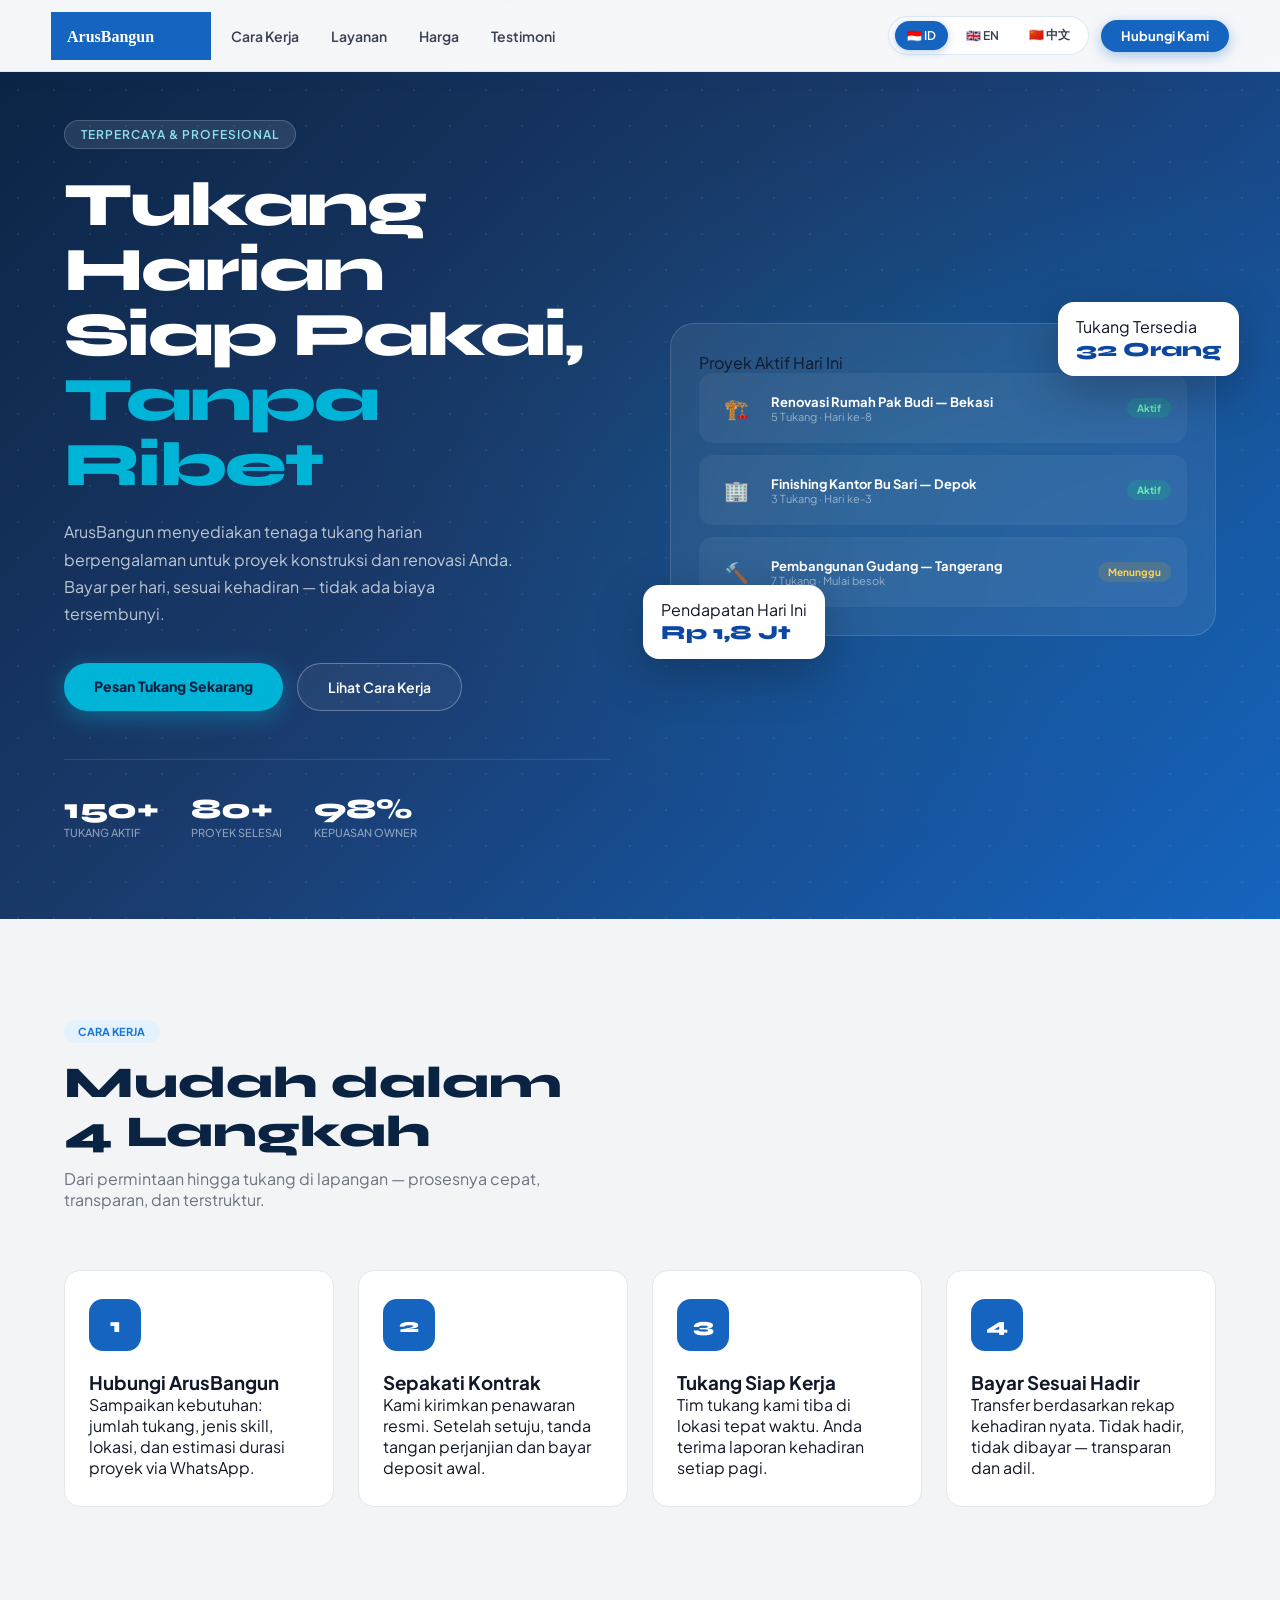
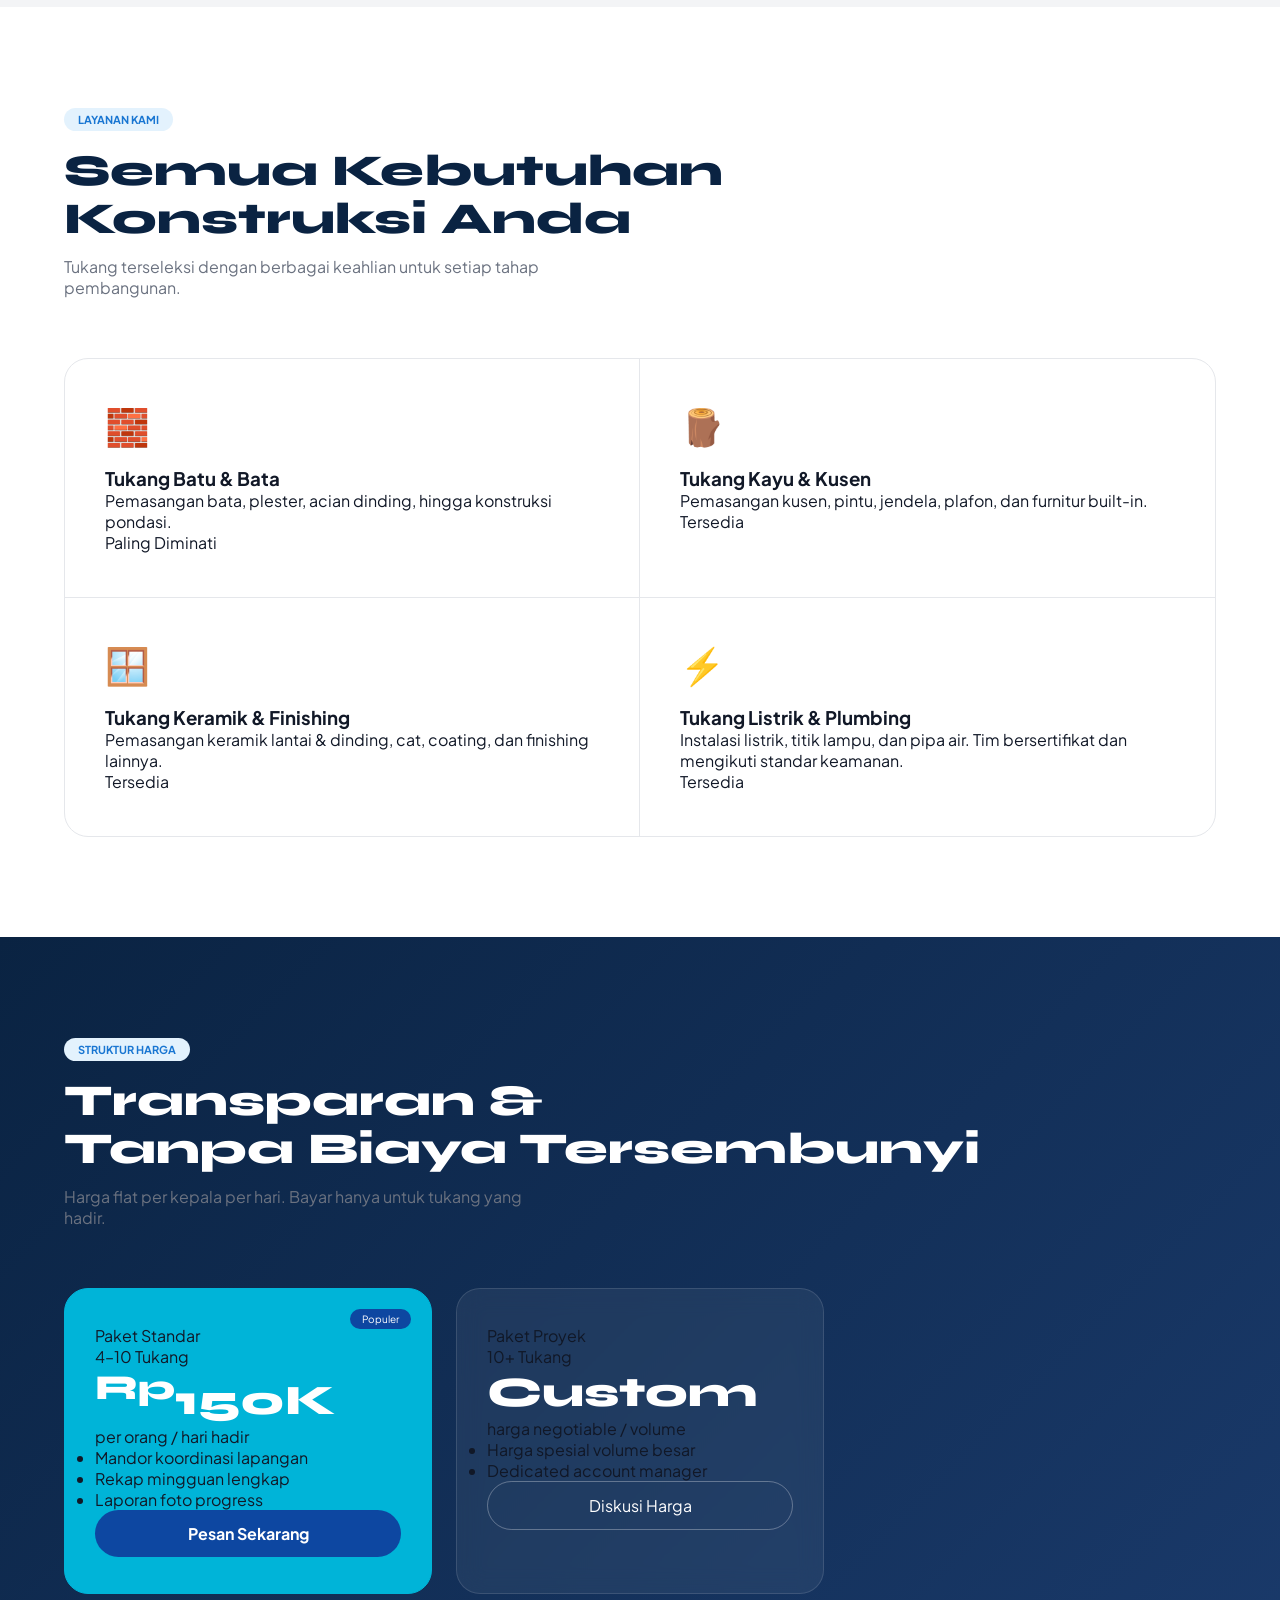
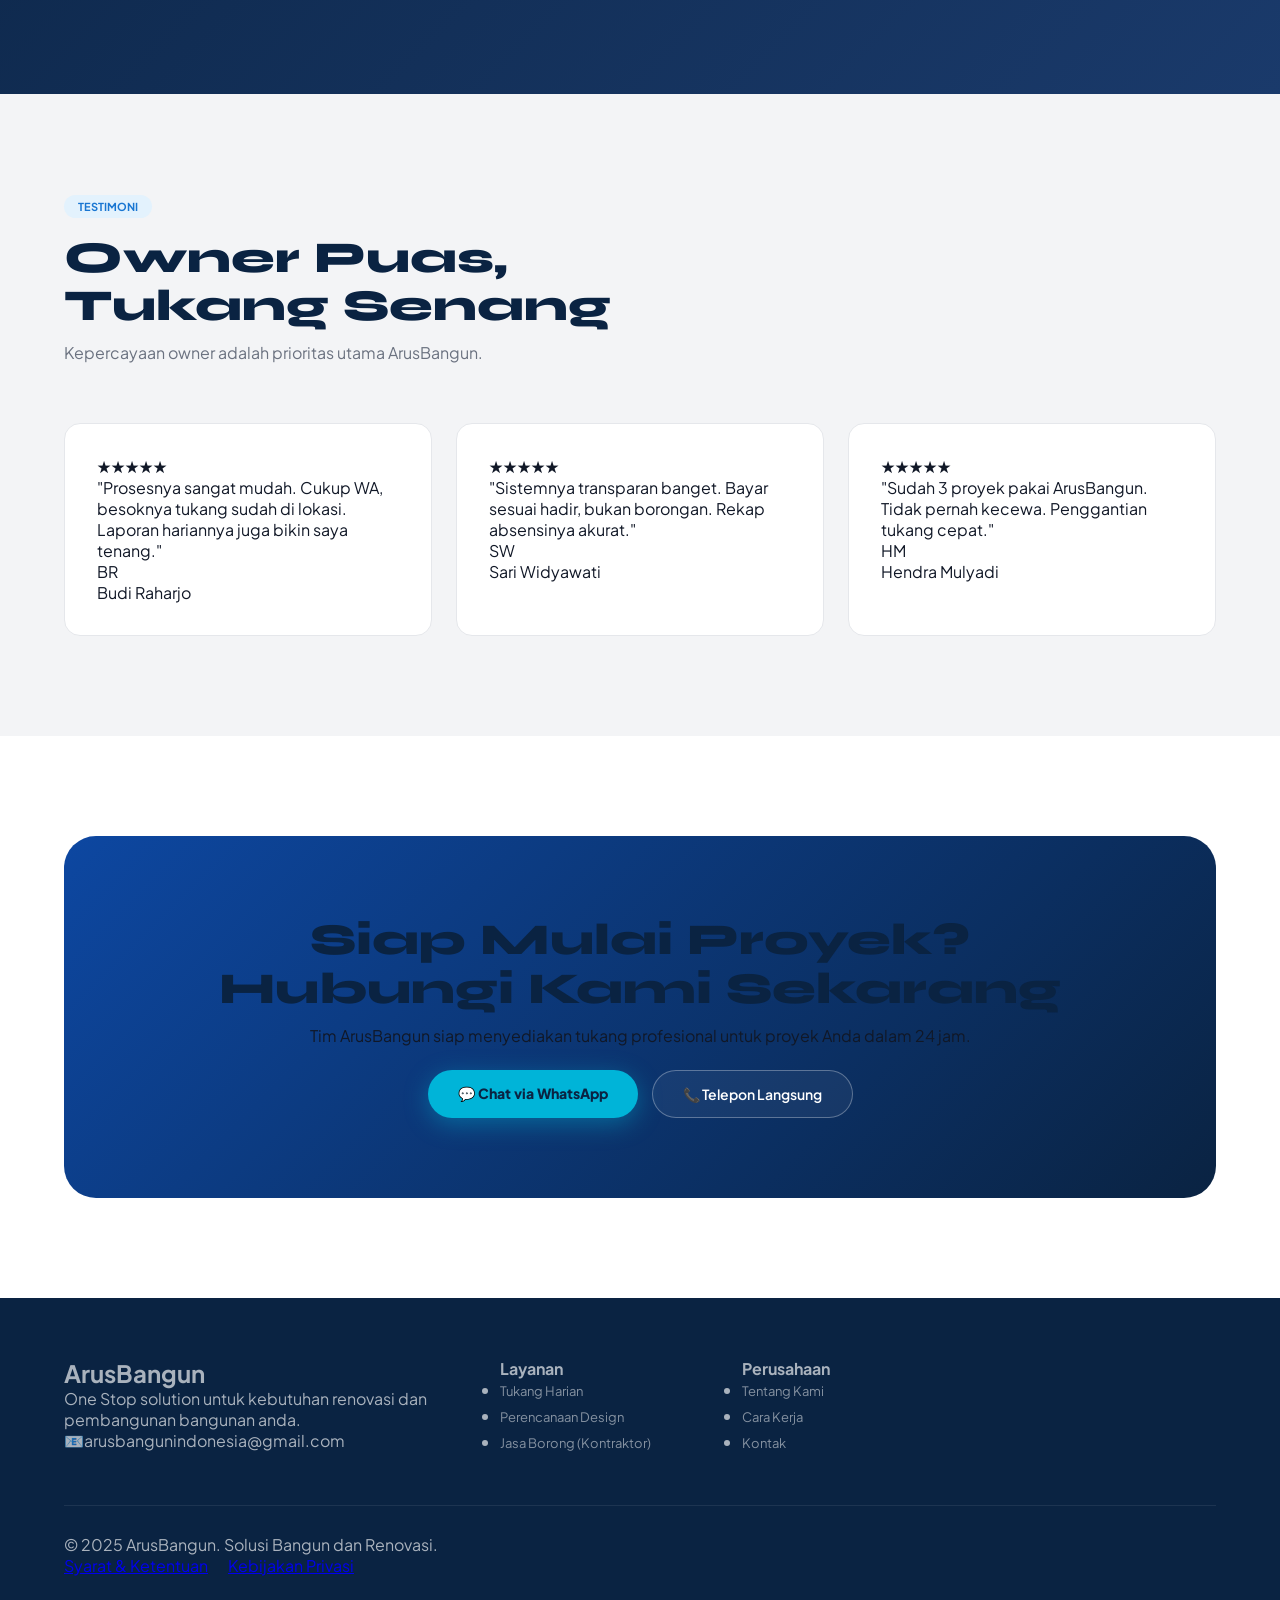
<file: responsive.html>
<!DOCTYPE html>
<html lang="id">
<head>
    <meta charset="UTF-8">
    <meta name="viewport" content="width=device-width, initial-scale=1.0, viewport-fit=cover">
    <title>ArusBangun — Solusi Bangun dan Renovasi Responsif</title>
    <link href="https://fonts.googleapis.com/css2?family=Plus+Jakarta+Sans:wght@300;400;500;600;700;800&family=Syne:wght@700;800&display=swap" rel="stylesheet">
    <style>
        /* --- RESET & BASE (dari styles.css dengan penyesuaian responsif navbar) --- */
        *, *::before, *::after {
            box-sizing: border-box;
            margin: 0;
            padding: 0;
        }
        :root {
            --blue-900: #0A2342;
            --blue-800: #0D47A1;
            --blue-700: #1565C0;
            --blue-600: #1976D2;
            --blue-500: #2196F3;
            --blue-400: #42A5F5;
            --blue-100: #E3F2FD;
            --blue-50: #F0F8FF;
            --sky: #00B4D8;
            --sky-lite: #90E0EF;
            --white: #FFFFFF;
            --gray-900: #111827;
            --gray-700: #374151;
            --gray-500: #6B7280;
            --gray-200: #E5E7EB;
            --gray-100: #F3F4F6;
            --gold: #F0A500;
            --radius: 16px;
        }
        html {
            scroll-behavior: smooth;
        }
        body {
            font-family: 'Plus Jakarta Sans', sans-serif;
            background: var(--white);
            color: var(--gray-900);
            overflow-x: hidden;
        }
        /* --- LANGUAGE SWITCHER --- */
        .lang-switcher {
            display: flex;
            gap: 6px;
            background: rgba(255, 255, 255, 0.9);
            border-radius: 40px;
            padding: 4px 6px;
            backdrop-filter: blur(4px);
            border: 1px solid rgba(21, 101, 192, 0.15);
        }
        .lang-btn {
            background: transparent;
            border: none;
            font-size: 12px;
            font-weight: 600;
            padding: 6px 12px;
            border-radius: 40px;
            cursor: pointer;
            transition: all 0.2s;
            font-family: 'Plus Jakarta Sans', sans-serif;
            color: var(--gray-700);
        }
        .lang-btn.active {
            background: var(--blue-700);
            color: white;
            box-shadow: 0 2px 8px rgba(21, 101, 192, 0.3);
        }
        /* --- NAVBAR (FULLY RESPONSIVE: MOBILE MENU + FLEX ADAPT) --- */
        nav {
            position: fixed;
            top: 0;
            left: 0;
            right: 0;
            z-index: 1000;
            display: flex;
            align-items: center;
            justify-content: space-between;
            padding: 0 4vw;
            height: 72px;
            background: rgba(255, 255, 255, 0.96);
            backdrop-filter: blur(16px);
            border-bottom: 1px solid rgba(21, 101, 192, 0.1);
            box-shadow: 0 2px 20px rgba(13, 71, 161, 0.06);
            gap: 16px;
        }
        .nav-left {
            display: flex;
            align-items: center;
            gap: 20px;
            flex-shrink: 0;
        }
        .nav-logo {
            display: flex;
            align-items: center;
            gap: 8px;
            text-decoration: none;
            flex-shrink: 0;
        }
        .nav-logo-icon {
            width: 160px;
            height: 52px;
            background: transparent;
            display: flex;
            align-items: center;
            justify-content: center;
            overflow: hidden;
        }
        .nav-logo-icon img {
            width: 100%;
            height: 100%;
            object-fit: contain;
            display: block;
        }
        /* desktop navigation links */
        .nav-links {
            display: flex;
            gap: 32px;
            list-style: none;
            margin: 0;
            padding: 0;
        }
        .nav-links a {
            text-decoration: none;
            font-size: 14px;
            font-weight: 600;
            color: var(--gray-700);
            transition: color .2s;
            white-space: nowrap;
        }
        .nav-links a:hover {
            color: var(--blue-700);
        }
        .nav-cta {
            background: var(--blue-700);
            color: white;
            padding: 8px 20px;
            border-radius: 50px;
            font-size: 13px;
            font-weight: 700;
            text-decoration: none;
            transition: all .25s;
            box-shadow: 0 4px 14px rgba(21, 101, 192, 0.35);
            white-space: nowrap;
        }
        .nav-cta:hover {
            background: var(--blue-800);
            transform: translateY(-1px);
        }
        /* HAMBURGER MENU (mobile only) */
        .menu-toggle {
            display: none;
            background: transparent;
            border: none;
            cursor: pointer;
            width: 40px;
            height: 40px;
            border-radius: 30px;
            align-items: center;
            justify-content: center;
            flex-direction: column;
            gap: 6px;
            background: rgba(21, 101, 192, 0.05);
            transition: background 0.2s;
        }
        .menu-toggle span {
            display: block;
            width: 22px;
            height: 2px;
            background: var(--blue-800);
            border-radius: 4px;
            transition: 0.2s;
        }
        /* mobile nav container */
        @media (max-width: 880px) {
            .menu-toggle {
                display: flex;
            }
            .nav-links {
                position: fixed;
                top: 72px;
                left: 0;
                right: 0;
                background: rgba(255, 255, 255, 0.98);
                backdrop-filter: blur(20px);
                flex-direction: column;
                align-items: center;
                gap: 20px;
                padding: 28px 20px 32px;
                border-radius: 0 0 24px 24px;
                box-shadow: 0 20px 30px rgba(0, 0, 0, 0.08);
                transform: translateY(-120%);
                opacity: 0;
                transition: transform 0.3s ease, opacity 0.3s ease;
                z-index: 999;
                border-bottom: 1px solid rgba(0,0,0,0.05);
                pointer-events: none;
            }
            .nav-links.active {
                transform: translateY(0);
                opacity: 1;
                pointer-events: auto;
            }
            .nav-links li {
                width: 100%;
                text-align: center;
            }
            .nav-links a {
                display: block;
                font-size: 16px;
                padding: 8px 0;
                font-weight: 600;
            }
            .nav-left {
                gap: 12px;
            }
            .lang-switcher .lang-btn {
                padding: 5px 10px;
                font-size: 11px;
            }
            nav {
                padding: 0 4vw;
            }
            .nav-cta {
                padding: 7px 16px;
                font-size: 12px;
            }
        }
        /* extra small screens */
        @media (max-width: 560px) {
            .lang-switcher {
                gap: 4px;
                padding: 3px 5px;
            }
            .lang-btn {
                padding: 4px 8px;
                font-size: 10px;
            }
            .nav-cta {
                padding: 6px 12px;
                font-size: 11px;
            }
            .nav-logo-icon {
                width: 120px;
                height: 44px;
            }
            nav {
                height: 64px;
            }
            .nav-links.active {
                top: 64px;
            }
        }
        /* --- SISA STYLE DARI KOMPONEN (HERO, HOW, SERVICES, PRICING, TESTI) --- */
        .hero, .how, .services, .pricing, .testi, .cta-section, footer {
            width: 100%;
        }
        .hero {
            min-height: 100vh;
            background: linear-gradient(135deg, var(--blue-900) 0%, #1a3a6b 45%, var(--blue-700) 100%);
            display: grid;
            grid-template-columns: 1fr 1fr;
            align-items: center;
            padding: 120px 5vw 80px;
            gap: 60px;
            position: relative;
            overflow: hidden;
        }
        .hero::before {
            content: '';
            position: absolute;
            inset: 0;
            background: radial-gradient(ellipse 60% 60% at 70% 50%, rgba(0, 180, 216, 0.12) 0%, transparent 70%);
        }
        .hero-dots {
            position: absolute;
            inset: 0;
            background-image: radial-gradient(circle, rgba(255, 255, 255, 0.06) 1px, transparent 1px);
            background-size: 36px 36px;
        }
        .hero-content {
            position: relative;
            z-index: 2;
        }
        .hero-badge {
            display: inline-flex;
            align-items: center;
            gap: 8px;
            background: rgba(255, 255, 255, 0.1);
            border: 1px solid rgba(255, 255, 255, 0.18);
            border-radius: 50px;
            padding: 6px 16px;
            font-size: 12px;
            font-weight: 600;
            color: var(--sky-lite);
            letter-spacing: 1px;
            text-transform: uppercase;
            margin-bottom: 24px;
        }
        h1.hero-title {
            font-family: 'Syne', sans-serif;
            font-size: clamp(36px, 5vw, 62px);
            font-weight: 800;
            color: white;
            line-height: 1.05;
            letter-spacing: -2px;
            margin-bottom: 20px;
        }
        h1.hero-title span { color: var(--sky); }
        .hero-desc {
            font-size: 16px;
            color: rgba(255, 255, 255, 0.72);
            line-height: 1.7;
            margin-bottom: 36px;
            max-width: 460px;
        }
        .hero-btns { display: flex; gap: 14px; flex-wrap: wrap; }
        .btn-primary {
            background: var(--sky);
            color: var(--blue-900);
            padding: 14px 30px;
            border-radius: 50px;
            font-size: 14px;
            font-weight: 800;
            text-decoration: none;
            box-shadow: 0 6px 24px rgba(0, 180, 216, 0.4);
            transition: all .25s;
        }
        .btn-outline {
            border: 1.5px solid rgba(255, 255, 255, 0.3);
            color: white;
            padding: 14px 30px;
            border-radius: 50px;
            font-size: 14px;
            font-weight: 600;
            text-decoration: none;
            background: rgba(255, 255, 255, 0.05);
        }
        .hero-stats {
            display: flex;
            gap: 32px;
            margin-top: 48px;
            padding-top: 32px;
            border-top: 1px solid rgba(255, 255, 255, 0.1);
        }
        .stat-num { font-family: 'Syne', sans-serif; font-size: 28px; font-weight: 800; color: white; }
        .stat-lbl { font-size: 11px; font-weight: 500; color: rgba(255, 255, 255, 0.5); text-transform: uppercase; }
        .hero-visual { position: relative; z-index: 2; }
        .hero-card-main {
            background: rgba(255, 255, 255, 0.07);
            border: 1px solid rgba(255, 255, 255, 0.14);
            border-radius: 24px;
            padding: 28px;
            backdrop-filter: blur(16px);
            position: relative;
        }
        .project-list { display: flex; flex-direction: column; gap: 12px; }
        .project-item {
            display: flex;
            align-items: center;
            gap: 14px;
            background: rgba(255, 255, 255, 0.05);
            border-radius: 14px;
            padding: 14px 16px;
        }
        .project-icon { width: 42px; height: 42px; border-radius: 12px; display: flex; align-items: center; justify-content: center; font-size: 20px; }
        .project-info { flex: 1; }
        .project-name { font-size: 13px; font-weight: 700; color: white; }
        .project-meta { font-size: 11px; color: rgba(255, 255, 255, 0.5); }
        .project-badge { font-size: 10px; font-weight: 700; padding: 4px 10px; border-radius: 50px; }
        .badge-active { background: rgba(0, 230, 118, 0.15); color: #69F0AE; }
        .badge-waiting { background: rgba(240, 165, 0, 0.15); color: #FFD54F; }
        .badge-done { background: rgba(100, 100, 100, 0.2); color: rgba(255, 255, 255, 0.5); }
        .float-card {
            position: absolute;
            background: white;
            border-radius: 16px;
            padding: 14px 18px;
            box-shadow: 0 16px 48px rgba(0,0,0,0.25);
            animation: float 4s ease-in-out infinite;
        }
        .float-card-1 { bottom: -24px; left: -28px; }
        .float-card-2 { top: -22px; right: -24px; }
        @keyframes float { 0%,100%{transform:translateY(0)} 50%{transform:translateY(-8px)} }
        .fc-value { font-family: 'Syne', sans-serif; font-size: 20px; font-weight: 800; color: var(--blue-800); }
        /* sections */
        .how { padding: 100px 5vw; background: var(--gray-100); }
        .services { padding: 100px 5vw; background: white; }
        .pricing { padding: 100px 5vw; background: linear-gradient(135deg, var(--blue-900), #1a3a6b); }
        .testi { padding: 100px 5vw; background: var(--gray-100); }
        .cta-section { padding: 100px 5vw; background: white; text-align: center; }
        footer { background: var(--blue-900); padding: 60px 5vw 28px; color: rgba(255, 255, 255, 0.65); }
        .section-tag {
            display: inline-block;
            font-size: 11px;
            font-weight: 700;
            text-transform: uppercase;
            background: var(--blue-100);
            border-radius: 50px;
            padding: 5px 14px;
            margin-bottom: 16px;
            color: var(--blue-600);
        }
        .section-title {
            font-family: 'Syne', sans-serif;
            font-size: clamp(28px, 4vw, 44px);
            font-weight: 800;
            color: var(--blue-900);
            line-height: 1.1;
            margin-bottom: 12px;
        }
        .pricing .section-title { color: white; }
        .section-desc { font-size: 16px; color: var(--gray-500); max-width: 500px; margin-bottom: 60px; }
        .how-grid { display: grid; grid-template-columns: repeat(4,1fr); gap: 24px; }
        .how-step { background: white; border-radius: var(--radius); padding: 28px 24px; border: 1px solid var(--gray-200); }
        .step-num {
            width: 52px; height: 52px; background: var(--blue-700); color: white;
            border-radius: 14px; display: flex; align-items: center; justify-content: center;
            font-family: 'Syne', sans-serif; font-size: 20px; font-weight: 800; margin-bottom: 20px;
        }
        .services-grid { display: grid; grid-template-columns: 1fr 1fr; gap: 0; border-radius: 24px; overflow: hidden; border: 1px solid var(--gray-200); margin-top: 60px; }
        .service-item { padding: 44px 40px; border-right: 1px solid var(--gray-200); border-bottom: 1px solid var(--gray-200); }
        .service-item:nth-child(2n) { border-right: none; }
        .service-item:nth-child(3),.service-item:nth-child(4) { border-bottom: none; }
        .svc-icon { font-size: 36px; margin-bottom: 18px; }
        .pricing-cards { display: grid; grid-template-columns: repeat(3,1fr); gap: 24px; z-index: 1; position: relative; }
        .pricing-card { background: rgba(255,255,255,0.06); border: 1px solid rgba(255,255,255,0.12); border-radius: 24px; padding: 36px 30px; backdrop-filter: blur(12px); }
        .pricing-card.featured { background: var(--sky); border-color: var(--sky); }
        .pc-price { font-family: 'Syne', sans-serif; font-size: 42px; font-weight: 800; color: white; }
        .pc-btn-solid { background: var(--blue-800); color: white; display: block; text-align: center; border-radius: 50px; padding: 13px; text-decoration: none; font-weight: 700; }
        .pc-btn-outline { border: 1.5px solid rgba(255,255,255,0.3); color: white; display: block; text-align: center; border-radius: 50px; padding: 13px; text-decoration: none; }
        .featured-badge { position: absolute; top: 20px; right: 20px; background: var(--blue-800); color: white; font-size: 10px; border-radius: 50px; padding: 4px 12px; }
        .testi-grid { display: grid; grid-template-columns: repeat(3,1fr); gap: 24px; margin-top: 60px; }
        .testi-card { background: white; border-radius: var(--radius); padding: 32px; border: 1px solid var(--gray-200); }
        .cta-inner { background: linear-gradient(135deg, var(--blue-800), var(--blue-900)); border-radius: 32px; padding: 80px 60px; }
        .footer-grid { display: grid; grid-template-columns: 2fr 1fr 1fr 1.2fr; gap: 48px; padding-bottom: 48px; border-bottom: 1px solid rgba(255,255,255,0.08); margin-bottom: 28px; }
        .footer-col a { text-decoration: none; font-size: 13px; color: rgba(255,255,255,0.5); display: inline-block; margin-bottom: 6px; }
        /* Responsive grid */
        @media (max-width: 880px) {
            .hero { grid-template-columns: 1fr; text-align: center; padding: 110px 5vw 60px; }
            .hero-visual { display: none; }
            .how-grid { grid-template-columns: 1fr 1fr; }
            .services-grid { grid-template-columns: 1fr; }
            .service-item { border-right: none; border-bottom: 1px solid var(--gray-200); }
            .pricing-cards { grid-template-columns: 1fr; max-width: 500px; margin: 0 auto; }
            .testi-grid { grid-template-columns: 1fr; }
            .footer-grid { grid-template-columns: 1fr 1fr; gap: 32px; }
            .cta-inner { padding: 48px 28px; }
            .hero-stats { justify-content: center; }
            .hero-desc { margin-left: auto; margin-right: auto; }
            .hero-btns { justify-content: center; }
        }
        @media (max-width: 640px) {
            .how-grid { grid-template-columns: 1fr; }
            .footer-grid { grid-template-columns: 1fr; text-align: center; }
            .footer-contact-item { justify-content: center; }
            .step-num { margin: 0 auto 20px auto; }
            .how-step { text-align: center; }
        }
        .reveal { opacity: 0; transform: translateY(28px); transition: opacity .65s ease, transform .65s ease; }
        .reveal.visible { opacity: 1; transform: translateY(0); }
        .pricing-card { position: relative; }
    </style>
</head>
<body>

<!-- RESPONSIVE NAVBAR dengan hamburger toggle -->
<nav>
    <div class="nav-left">
        <a class="nav-logo" href="#">
            <div class="nav-logo-icon">
                <!-- Placeholder logo teks jika gambar tidak ada, tapi tetap support gambar -->
                <img src="data:image/svg+xml,%3Csvg xmlns='http://www.w3.org/2000/svg' viewBox='0 0 200 60'%3E%3Crect width='200' height='60' fill='%231565C0'/%3E%3Ctext x='20' y='38' fill='white' font-size='20' font-weight='bold' font-family='Syne'%3EArusBangun%3C/text%3E%3C/svg%3E" alt="ArusBangun Logo" style="max-width:100%;">
            </div>
        </a>
        <ul class="nav-links" id="navLinks">
            <li><a href="#how" data-key="nav_how">Cara Kerja</a></li>
            <li><a href="#layanan" data-key="nav_service">Layanan</a></li>
            <li><a href="#harga" data-key="nav_price">Harga</a></li>
            <li><a href="#testimoni" data-key="nav_testi">Testimoni</a></li>
        </ul>
    </div>
    <div style="display: flex; align-items: center; gap: 12px;">
        <div class="lang-switcher">
            <button class="lang-btn active" data-lang="id">🇮🇩 ID</button>
            <button class="lang-btn" data-lang="en">🇬🇧 EN</button>
            <button class="lang-btn" data-lang="zh">🇨🇳 中文</button>
        </div>
        <a href="#cta" class="nav-cta" data-key="nav_cta">Hubungi Kami</a>
        <button class="menu-toggle" id="menuToggle" aria-label="Menu">
            <span></span><span></span><span></span>
        </button>
    </div>
</nav>

<!-- Hero Section (sama seperti konten awal) -->
<section class="hero">
    <div class="hero-dots"></div>
    <div class="hero-content">
        <div class="hero-badge" data-key="hero_badge">Terpercaya & Profesional</div>
        <h1 class="hero-title" data-key="hero_title">Tukang Harian<br />Siap Pakai,<br /><span>Tanpa Ribet</span></h1>
        <p class="hero-desc" data-key="hero_desc">ArusBangun menyediakan tenaga tukang harian berpengalaman untuk proyek konstruksi dan renovasi Anda. Bayar per hari, sesuai kehadiran — tidak ada biaya tersembunyi.</p>
        <div class="hero-btns"><a href="#layanan" class="btn-primary" data-key="hero_btn1">Pesan Tukang Sekarang</a><a href="#how" class="btn-outline" data-key="hero_btn2">Lihat Cara Kerja</a></div>
        <div class="hero-stats"><div><div class="stat-num">150<span>+</span></div><div class="stat-lbl" data-key="stat1">Tukang Aktif</div></div><div><div class="stat-num">80<span>+</span></div><div class="stat-lbl" data-key="stat2">Proyek Selesai</div></div><div><div class="stat-num">98<span>%</span></div><div class="stat-lbl" data-key="stat3">Kepuasan Owner</div></div></div>
    </div>
    <div class="hero-visual"><div class="hero-card-main"><div class="hero-card-label" data-key="project_label">Proyek Aktif Hari Ini</div><div class="project-list"><div class="project-item"><div class="project-icon pi-blue">🏗️</div><div class="project-info"><div class="project-name">Renovasi Rumah Pak Budi — Bekasi</div><div class="project-meta">5 Tukang · Hari ke-8</div></div><span class="project-badge badge-active" data-key="status_active">Aktif</span></div><div class="project-item"><div class="project-icon pi-sky">🏢</div><div class="project-info"><div class="project-name">Finishing Kantor Bu Sari — Depok</div><div class="project-meta">3 Tukang · Hari ke-3</div></div><span class="project-badge badge-active">Aktif</span></div><div class="project-item"><div class="project-icon pi-gold">🔨</div><div class="project-info"><div class="project-name">Pembangunan Gudang — Tangerang</div><div class="project-meta">7 Tukang · Mulai besok</div></div><span class="project-badge badge-waiting" data-key="status_waiting">Menunggu</span></div></div><div class="float-card float-card-1"><div class="fc-label" data-key="floating1_label">Pendapatan Hari Ini</div><div class="fc-value">Rp 1,8 Jt</div></div><div class="float-card float-card-2"><div class="fc-label" data-key="floating2_label">Tukang Tersedia</div><div class="fc-value">32 Orang</div></div></div></div>
</section>

<section class="how" id="how"><div class="reveal"><span class="section-tag" data-key="how_tag">Cara Kerja</span><h2 class="section-title" data-key="how_title">Mudah dalam<br />4 Langkah</h2><p class="section-desc" data-key="how_desc">Dari permintaan hingga tukang di lapangan — prosesnya cepat, transparan, dan terstruktur.</p></div><div class="how-grid reveal"><div class="how-step"><div class="step-num">1</div><h3 data-key="step1_title">Hubungi ArusBangun</h3><p data-key="step1_desc">Sampaikan kebutuhan: jumlah tukang, jenis skill, lokasi, dan estimasi durasi proyek via WhatsApp.</p></div><div class="how-step"><div class="step-num">2</div><h3 data-key="step2_title">Sepakati Kontrak</h3><p data-key="step2_desc">Kami kirimkan penawaran resmi. Setelah setuju, tanda tangan perjanjian dan bayar deposit awal.</p></div><div class="how-step"><div class="step-num">3</div><h3 data-key="step3_title">Tukang Siap Kerja</h3><p data-key="step3_desc">Tim tukang kami tiba di lokasi tepat waktu. Anda terima laporan kehadiran setiap pagi.</p></div><div class="how-step"><div class="step-num">4</div><h3 data-key="step4_title">Bayar Sesuai Hadir</h3><p data-key="step4_desc">Transfer berdasarkan rekap kehadiran nyata. Tidak hadir, tidak dibayar — transparan dan adil.</p></div></div></section>

<section class="services" id="layanan"><div class="reveal"><span class="section-tag" data-key="service_tag">Layanan Kami</span><h2 class="section-title" data-key="service_title">Semua Kebutuhan<br />Konstruksi Anda</h2><p class="section-desc" data-key="service_desc">Tukang terseleksi dengan berbagai keahlian untuk setiap tahap pembangunan.</p></div><div class="services-grid reveal"><div class="service-item"><div class="svc-icon">🧱</div><h3 data-key="srv1_title">Tukang Batu & Bata</h3><p data-key="srv1_desc">Pemasangan bata, plester, acian dinding, hingga konstruksi pondasi.</p><span class="svc-tag" data-key="srv1_tag">Paling Diminati</span></div><div class="service-item"><div class="svc-icon">🪵</div><h3 data-key="srv2_title">Tukang Kayu & Kusen</h3><p data-key="srv2_desc">Pemasangan kusen, pintu, jendela, plafon, dan furnitur built-in.</p><span class="svc-tag">Tersedia</span></div><div class="service-item"><div class="svc-icon">🪟</div><h3 data-key="srv3_title">Tukang Keramik & Finishing</h3><p data-key="srv3_desc">Pemasangan keramik lantai & dinding, cat, coating, dan finishing lainnya.</p><span class="svc-tag">Tersedia</span></div><div class="service-item"><div class="svc-icon">⚡</div><h3 data-key="srv4_title">Tukang Listrik & Plumbing</h3><p data-key="srv4_desc">Instalasi listrik, titik lampu, dan pipa air. Tim bersertifikat dan mengikuti standar keamanan.</p><span class="svc-tag">Tersedia</span></div></div></section>

<section class="pricing" id="harga"><div class="reveal"><span class="section-tag" data-key="price_tag">Struktur Harga</span><h2 class="section-title" data-key="price_title">Transparan &<br />Tanpa Biaya Tersembunyi</h2><p class="section-desc" data-key="price_desc">Harga flat per kepala per hari. Bayar hanya untuk tukang yang hadir.</p></div><div class="pricing-cards reveal"><div class="pricing-card featured"><div class="featured-badge" data-key="popular_badge">Populer</div><div class="pc-label" data-key="pack_std_label">Paket Standar</div><div class="pc-name" data-key="pack_std_name">4–10 Tukang</div><div class="pc-price"><sup>Rp</sup>150K</div><div class="pc-price-note" data-key="pack_std_note">per orang / hari hadir</div><div class="pc-divider"></div><ul class="pc-features"><li data-key="std_feat1">Mandor koordinasi lapangan</li><li data-key="std_feat2">Rekap mingguan lengkap</li><li data-key="std_feat3">Laporan foto progress</li></ul><a href="#cta" class="pc-btn pc-btn-solid" data-key="pack_std_btn">Pesan Sekarang</a></div><div class="pricing-card"><div class="pc-label" data-key="pack_pro_label">Paket Proyek</div><div class="pc-name" data-key="pack_pro_name">10+ Tukang</div><div class="pc-price">Custom</div><div class="pc-price-note" data-key="pack_pro_note">harga negotiable / volume</div><div class="pc-divider"></div><ul class="pc-features"><li data-key="pro_feat1">Harga spesial volume besar</li><li data-key="pro_feat2">Dedicated account manager</li></ul><a href="#cta" class="pc-btn pc-btn-outline" data-key="pack_pro_btn">Diskusi Harga</a></div></div></section>

<section class="testi" id="testimoni"><div class="reveal"><span class="section-tag" data-key="testi_tag">Testimoni</span><h2 class="section-title" data-key="testi_title">Owner Puas,<br />Tukang Senang</h2><p class="section-desc" data-key="testi_desc">Kepercayaan owner adalah prioritas utama ArusBangun.</p></div><div class="testi-grid reveal"><div class="testi-card"><div class="testi-stars">★★★★★</div><p class="testi-text" data-key="testi1_text">"Prosesnya sangat mudah. Cukup WA, besoknya tukang sudah di lokasi. Laporan hariannya juga bikin saya tenang."</p><div class="testi-author"><div class="testi-avatar av-blue">BR</div><div><div class="testi-name" data-key="testi1_name">Budi Raharjo</div></div></div></div><div class="testi-card"><div class="testi-stars">★★★★★</div><p class="testi-text" data-key="testi2_text">"Sistemnya transparan banget. Bayar sesuai hadir, bukan borongan. Rekap absensinya akurat."</p><div class="testi-author"><div class="testi-avatar av-sky">SW</div><div><div class="testi-name" data-key="testi2_name">Sari Widyawati</div></div></div></div><div class="testi-card"><div class="testi-stars">★★★★★</div><p class="testi-text" data-key="testi3_text">"Sudah 3 proyek pakai ArusBangun. Tidak pernah kecewa. Penggantian tukang cepat."</p><div class="testi-author"><div class="testi-avatar av-dark">HM</div><div><div class="testi-name" data-key="testi3_name">Hendra Mulyadi</div></div></div></div></div></section>

<section class="cta-section" id="cta"><div class="cta-inner reveal"><h2 class="section-title" data-key="cta_title">Siap Mulai Proyek?<br />Hubungi Kami Sekarang</h2><p data-key="cta_desc">Tim ArusBangun siap menyediakan tukang profesional untuk proyek Anda dalam 24 jam.</p><div class="hero-btns" style="justify-content:center; margin-top:24px;"><a href="#" class="btn-primary" data-key="cta_wa">💬 Chat via WhatsApp</a><a href="#" class="btn-outline" data-key="cta_telp">📞 Telepon Langsung</a></div></div></section>

<footer><div class="footer-grid"><div class="footer-brand"><h2>ArusBangun</h2><p data-key="footer_desc">One Stop solution untuk kebutuhan renovasi dan pembangunan bangunan anda.</p><div class="footer-contact-item"><span>📧</span><span>arusbangunindonesia@gmail.com</span></div></div><div class="footer-col"><h4 data-key="footer_service">Layanan</h4><ul><li><a href="#" data-key="foot_srv1">Tukang Harian</a></li><li><a href="#" data-key="foot_srv3">Perencanaan Design</a></li><li><a href="#" data-key="foot_srv5">Jasa Borong (Kontraktor)</a></li></ul></div><div class="footer-col"><h4 data-key="footer_company">Perusahaan</h4><ul><li><a href="#" data-key="foot_about">Tentang Kami</a></li><li><a href="#how" data-key="foot_how">Cara Kerja</a></li><li><a href="#" data-key="foot_contact">Kontak</a></li></ul></div></div><div class="footer-bottom"><span>© 2025 ArusBangun. Solusi Bangun dan Renovasi.</span><div style="display:flex;gap:20px;"><a href="#" data-key="terms">Syarat & Ketentuan</a><a href="#" data-key="privacy">Kebijakan Privasi</a></div></div></footer>

<script>
    // Mobile hamburger toggle logic
    const menuToggle = document.getElementById('menuToggle');
    const navLinks = document.getElementById('navLinks');
    if (menuToggle && navLinks) {
        menuToggle.addEventListener('click', () => {
            navLinks.classList.toggle('active');
            // sedikit ubah tampilan hamburger animasi (opsional)
            const spans = menuToggle.querySelectorAll('span');
            if (navLinks.classList.contains('active')) {
                spans[0].style.transform = 'rotate(45deg) translate(5px, 5px)';
                spans[1].style.opacity = '0';
                spans[2].style.transform = 'rotate(-45deg) translate(5px, -5px)';
            } else {
                spans[0].style.transform = 'none';
                spans[1].style.opacity = '1';
                spans[2].style.transform = 'none';
            }
        });
        // close menu ketika link diklik
        document.querySelectorAll('.nav-links a').forEach(link => {
            link.addEventListener('click', () => {
                navLinks.classList.remove('active');
                const spans = menuToggle.querySelectorAll('span');
                if(spans[0]) { spans[0].style.transform = 'none'; spans[1].style.opacity = '1'; spans[2].style.transform = 'none'; }
            });
        });
    }
    // reveal on scroll
    const reveals = document.querySelectorAll('.reveal');
    function checkReveal() {
        reveals.forEach(el => {
            const rect = el.getBoundingClientRect();
            if (rect.top < window.innerHeight - 100) el.classList.add('visible');
        });
    }
    window.addEventListener('scroll', checkReveal);
    window.addEventListener('load', checkReveal);
</script>
</body>
</html>
</file>
<file: css/styles_res.css>
/* --- RESET & BASE (dari styles.css dengan penyesuaian responsif navbar) --- */
        *, *::before, *::after {
            box-sizing: border-box;
            margin: 0;
            padding: 0;
        }
        :root {
            --blue-900: #0A2342;
            --blue-800: #0D47A1;
            --blue-700: #1565C0;
            --blue-600: #1976D2;
            --blue-500: #2196F3;
            --blue-400: #42A5F5;
            --blue-100: #E3F2FD;
            --blue-50: #F0F8FF;
            --sky: #00B4D8;
            --sky-lite: #90E0EF;
            --white: #FFFFFF;
            --gray-900: #111827;
            --gray-700: #374151;
            --gray-500: #6B7280;
            --gray-200: #E5E7EB;
            --gray-100: #F3F4F6;
            --gold: #F0A500;
            --radius: 16px;
        }
        html {
            scroll-behavior: smooth;
        }
        body {
            font-family: 'Plus Jakarta Sans', sans-serif;
            background: var(--white);
            color: var(--gray-900);
            overflow-x: hidden;
        }
        /* --- LANGUAGE SWITCHER --- */
        .lang-switcher {
            display: flex;
            gap: 6px;
            background: rgba(255, 255, 255, 0.9);
            border-radius: 40px;
            padding: 4px 6px;
            backdrop-filter: blur(4px);
            border: 1px solid rgba(21, 101, 192, 0.15);
        }
        .lang-btn {
            background: transparent;
            border: none;
            font-size: 12px;
            font-weight: 600;
            padding: 6px 12px;
            border-radius: 40px;
            cursor: pointer;
            transition: all 0.2s;
            font-family: 'Plus Jakarta Sans', sans-serif;
            color: var(--gray-700);
        }
        .lang-btn.active {
            background: var(--blue-700);
            color: white;
            box-shadow: 0 2px 8px rgba(21, 101, 192, 0.3);
        }
        /* --- NAVBAR (FULLY RESPONSIVE: MOBILE MENU + FLEX ADAPT) --- */
        nav {
            position: fixed;
            top: 0;
            left: 0;
            right: 0;
            z-index: 1000;
            display: flex;
            align-items: center;
            justify-content: space-between;
            padding: 0 4vw;
            height: 72px;
            background: rgba(255, 255, 255, 0.96);
            backdrop-filter: blur(16px);
            border-bottom: 1px solid rgba(21, 101, 192, 0.1);
            box-shadow: 0 2px 20px rgba(13, 71, 161, 0.06);
            gap: 16px;
        }
        .nav-left {
            display: flex;
            align-items: center;
            gap: 20px;
            flex-shrink: 0;
        }
        .nav-logo {
            display: flex;
            align-items: center;
            gap: 8px;
            text-decoration: none;
            flex-shrink: 0;
        }
        .nav-logo-icon {
            width: 160px;
            height: 52px;
            background: transparent;
            display: flex;
            align-items: center;
            justify-content: center;
            overflow: hidden;
        }
        .nav-logo-icon img {
            width: 100%;
            height: 100%;
            object-fit: contain;
            display: block;
        }
        /* desktop navigation links */
        .nav-links {
            display: flex;
            gap: 32px;
            list-style: none;
            margin: 0;
            padding: 0;
        }
        .nav-links a {
            text-decoration: none;
            font-size: 14px;
            font-weight: 600;
            color: var(--gray-700);
            transition: color .2s;
            white-space: nowrap;
        }
        .nav-links a:hover {
            color: var(--blue-700);
        }
        .nav-cta {
            background: var(--blue-700);
            color: white;
            padding: 8px 20px;
            border-radius: 50px;
            font-size: 13px;
            font-weight: 700;
            text-decoration: none;
            transition: all .25s;
            box-shadow: 0 4px 14px rgba(21, 101, 192, 0.35);
            white-space: nowrap;
        }
        .nav-cta:hover {
            background: var(--blue-800);
            transform: translateY(-1px);
        }
        /* HAMBURGER MENU (mobile only) */
        .menu-toggle {
            display: none;
            background: transparent;
            border: none;
            cursor: pointer;
            width: 40px;
            height: 40px;
            border-radius: 30px;
            align-items: center;
            justify-content: center;
            flex-direction: column;
            gap: 6px;
            background: rgba(21, 101, 192, 0.05);
            transition: background 0.2s;
        }
        .menu-toggle span {
            display: block;
            width: 22px;
            height: 2px;
            background: var(--blue-800);
            border-radius: 4px;
            transition: 0.2s;
        }
        /* mobile nav container */
        @media (max-width: 880px) {
            .menu-toggle {
                display: flex;
            }
            .nav-links {
                position: fixed;
                top: 72px;
                left: 0;
                right: 0;
                background: rgba(255, 255, 255, 0.98);
                backdrop-filter: blur(20px);
                flex-direction: column;
                align-items: center;
                gap: 20px;
                padding: 28px 20px 32px;
                border-radius: 0 0 24px 24px;
                box-shadow: 0 20px 30px rgba(0, 0, 0, 0.08);
                transform: translateY(-120%);
                opacity: 0;
                transition: transform 0.3s ease, opacity 0.3s ease;
                z-index: 999;
                border-bottom: 1px solid rgba(0,0,0,0.05);
                pointer-events: none;
            }
            .nav-links.active {
                transform: translateY(0);
                opacity: 1;
                pointer-events: auto;
            }
            .nav-links li {
                width: 100%;
                text-align: center;
            }
            .nav-links a {
                display: block;
                font-size: 16px;
                padding: 8px 0;
                font-weight: 600;
            }
            .nav-left {
                gap: 12px;
            }
            .lang-switcher .lang-btn {
                padding: 5px 10px;
                font-size: 11px;
            }
            nav {
                padding: 0 4vw;
            }
            .nav-cta {
                padding: 7px 16px;
                font-size: 12px;
            }
        }
        /* extra small screens */
        @media (max-width: 560px) {
            .lang-switcher {
                gap: 4px;
                padding: 3px 5px;
            }
            .lang-btn {
                padding: 4px 8px;
                font-size: 10px;
            }
            .nav-cta {
                padding: 6px 12px;
                font-size: 11px;
            }
            .nav-logo-icon {
                width: 120px;
                height: 44px;
            }
            nav {
                height: 64px;
            }
            .nav-links.active {
                top: 64px;
            }
        }
        /* --- SISA STYLE DARI KOMPONEN (HERO, HOW, SERVICES, PRICING, TESTI) --- */
        .hero, .how, .services, .pricing, .testi, .cta-section, footer {
            width: 100%;
        }
        .hero {
            min-height: 100vh;
            background: linear-gradient(135deg, var(--blue-900) 0%, #1a3a6b 45%, var(--blue-700) 100%);
            display: grid;
            grid-template-columns: 1fr 1fr;
            align-items: center;
            padding: 120px 5vw 80px;
            gap: 60px;
            position: relative;
            overflow: hidden;
        }
        .hero::before {
            content: '';
            position: absolute;
            inset: 0;
            background: radial-gradient(ellipse 60% 60% at 70% 50%, rgba(0, 180, 216, 0.12) 0%, transparent 70%);
        }
        .hero-dots {
            position: absolute;
            inset: 0;
            background-image: radial-gradient(circle, rgba(255, 255, 255, 0.06) 1px, transparent 1px);
            background-size: 36px 36px;
        }
        .hero-content {
            position: relative;
            z-index: 2;
        }
        .hero-badge {
            display: inline-flex;
            align-items: center;
            gap: 8px;
            background: rgba(255, 255, 255, 0.1);
            border: 1px solid rgba(255, 255, 255, 0.18);
            border-radius: 50px;
            padding: 6px 16px;
            font-size: 12px;
            font-weight: 600;
            color: var(--sky-lite);
            letter-spacing: 1px;
            text-transform: uppercase;
            margin-bottom: 24px;
        }
        h1.hero-title {
            font-family: 'Syne', sans-serif;
            font-size: clamp(36px, 5vw, 62px);
            font-weight: 800;
            color: white;
            line-height: 1.05;
            letter-spacing: -2px;
            margin-bottom: 20px;
        }
        h1.hero-title span { color: var(--sky); }
        .hero-desc {
            font-size: 16px;
            color: rgba(255, 255, 255, 0.72);
            line-height: 1.7;
            margin-bottom: 36px;
            max-width: 460px;
        }
        .hero-btns { display: flex; gap: 14px; flex-wrap: wrap; }
        .btn-primary {
            background: var(--sky);
            color: var(--blue-900);
            padding: 14px 30px;
            border-radius: 50px;
            font-size: 14px;
            font-weight: 800;
            text-decoration: none;
            box-shadow: 0 6px 24px rgba(0, 180, 216, 0.4);
            transition: all .25s;
        }
        .btn-outline {
            border: 1.5px solid rgba(255, 255, 255, 0.3);
            color: white;
            padding: 14px 30px;
            border-radius: 50px;
            font-size: 14px;
            font-weight: 600;
            text-decoration: none;
            background: rgba(255, 255, 255, 0.05);
        }
        .hero-stats {
            display: flex;
            gap: 32px;
            margin-top: 48px;
            padding-top: 32px;
            border-top: 1px solid rgba(255, 255, 255, 0.1);
        }
        .stat-num { font-family: 'Syne', sans-serif; font-size: 28px; font-weight: 800; color: white; }
        .stat-lbl { font-size: 11px; font-weight: 500; color: rgba(255, 255, 255, 0.5); text-transform: uppercase; }
        .hero-visual { position: relative; z-index: 2; }
        .hero-card-main {
            background: rgba(255, 255, 255, 0.07);
            border: 1px solid rgba(255, 255, 255, 0.14);
            border-radius: 24px;
            padding: 28px;
            backdrop-filter: blur(16px);
            position: relative;
        }
        .project-list { display: flex; flex-direction: column; gap: 12px; }
        .project-item {
            display: flex;
            align-items: center;
            gap: 14px;
            background: rgba(255, 255, 255, 0.05);
            border-radius: 14px;
            padding: 14px 16px;
        }
        .project-icon { width: 42px; height: 42px; border-radius: 12px; display: flex; align-items: center; justify-content: center; font-size: 20px; }
        .project-info { flex: 1; }
        .project-name { font-size: 13px; font-weight: 700; color: white; }
        .project-meta { font-size: 11px; color: rgba(255, 255, 255, 0.5); }
        .project-badge { font-size: 10px; font-weight: 700; padding: 4px 10px; border-radius: 50px; }
        .badge-active { background: rgba(0, 230, 118, 0.15); color: #69F0AE; }
        .badge-waiting { background: rgba(240, 165, 0, 0.15); color: #FFD54F; }
        .badge-done { background: rgba(100, 100, 100, 0.2); color: rgba(255, 255, 255, 0.5); }
        .float-card {
            position: absolute;
            background: white;
            border-radius: 16px;
            padding: 14px 18px;
            box-shadow: 0 16px 48px rgba(0,0,0,0.25);
            animation: float 4s ease-in-out infinite;
        }
        .float-card-1 { bottom: -24px; left: -28px; }
        .float-card-2 { top: -22px; right: -24px; }
        @keyframes float { 0%,100%{transform:translateY(0)} 50%{transform:translateY(-8px)} }
        .fc-value { font-family: 'Syne', sans-serif; font-size: 20px; font-weight: 800; color: var(--blue-800); }
        /* sections */
        .how { padding: 100px 5vw; background: var(--gray-100); }
        .services { padding: 100px 5vw; background: white; }
        .pricing { padding: 100px 5vw; background: linear-gradient(135deg, var(--blue-900), #1a3a6b); }
        .testi { padding: 100px 5vw; background: var(--gray-100); }
        .cta-section { padding: 100px 5vw; background: white; text-align: center; }
        footer { background: var(--blue-900); padding: 60px 5vw 28px; color: rgba(255, 255, 255, 0.65); }
        .section-tag {
            display: inline-block;
            font-size: 11px;
            font-weight: 700;
            text-transform: uppercase;
            background: var(--blue-100);
            border-radius: 50px;
            padding: 5px 14px;
            margin-bottom: 16px;
            color: var(--blue-600);
        }
        .section-title {
            font-family: 'Syne', sans-serif;
            font-size: clamp(28px, 4vw, 44px);
            font-weight: 800;
            color: var(--blue-900);
            line-height: 1.1;
            margin-bottom: 12px;
        }
        .pricing .section-title { color: white; }
        .section-desc { font-size: 16px; color: var(--gray-500); max-width: 500px; margin-bottom: 60px; }
        .how-grid { display: grid; grid-template-columns: repeat(4,1fr); gap: 24px; }
        .how-step { background: white; border-radius: var(--radius); padding: 28px 24px; border: 1px solid var(--gray-200); }
        .step-num {
            width: 52px; height: 52px; background: var(--blue-700); color: white;
            border-radius: 14px; display: flex; align-items: center; justify-content: center;
            font-family: 'Syne', sans-serif; font-size: 20px; font-weight: 800; margin-bottom: 20px;
        }
        .services-grid { display: grid; grid-template-columns: 1fr 1fr; gap: 0; border-radius: 24px; overflow: hidden; border: 1px solid var(--gray-200); margin-top: 60px; }
        .service-item { padding: 44px 40px; border-right: 1px solid var(--gray-200); border-bottom: 1px solid var(--gray-200); }
        .service-item:nth-child(2n) { border-right: none; }
        .service-item:nth-child(3),.service-item:nth-child(4) { border-bottom: none; }
        .svc-icon { font-size: 36px; margin-bottom: 18px; }
        .pricing-cards { display: grid; grid-template-columns: repeat(3,1fr); gap: 24px; z-index: 1; position: relative; }
        .pricing-card { background: rgba(255,255,255,0.06); border: 1px solid rgba(255,255,255,0.12); border-radius: 24px; padding: 36px 30px; backdrop-filter: blur(12px); }
        .pricing-card.featured { background: var(--sky); border-color: var(--sky); }
        .pc-price { font-family: 'Syne', sans-serif; font-size: 42px; font-weight: 800; color: white; }
        .pc-btn-solid { background: var(--blue-800); color: white; display: block; text-align: center; border-radius: 50px; padding: 13px; text-decoration: none; font-weight: 700; }
        .pc-btn-outline { border: 1.5px solid rgba(255,255,255,0.3); color: white; display: block; text-align: center; border-radius: 50px; padding: 13px; text-decoration: none; }
        .featured-badge { position: absolute; top: 20px; right: 20px; background: var(--blue-800); color: white; font-size: 10px; border-radius: 50px; padding: 4px 12px; }
        .testi-grid { display: grid; grid-template-columns: repeat(3,1fr); gap: 24px; margin-top: 60px; }
        .testi-card { background: white; border-radius: var(--radius); padding: 32px; border: 1px solid var(--gray-200); }
        .cta-inner { background: linear-gradient(135deg, var(--blue-800), var(--blue-900)); border-radius: 32px; padding: 80px 60px; }
        .footer-grid { display: grid; grid-template-columns: 2fr 1fr 1fr 1.2fr; gap: 48px; padding-bottom: 48px; border-bottom: 1px solid rgba(255,255,255,0.08); margin-bottom: 28px; }
        .footer-col a { text-decoration: none; font-size: 13px; color: rgba(255,255,255,0.5); display: inline-block; margin-bottom: 6px; }
        /* Responsive grid */
        @media (max-width: 880px) {
            .hero { grid-template-columns: 1fr; text-align: center; padding: 110px 5vw 60px; }
            .hero-visual { display: none; }
            .how-grid { grid-template-columns: 1fr 1fr; }
            .services-grid { grid-template-columns: 1fr; }
            .service-item { border-right: none; border-bottom: 1px solid var(--gray-200); }
            .pricing-cards { grid-template-columns: 1fr; max-width: 500px; margin: 0 auto; }
            .testi-grid { grid-template-columns: 1fr; }
            .footer-grid { grid-template-columns: 1fr 1fr; gap: 32px; }
            .cta-inner { padding: 48px 28px; }
            .hero-stats { justify-content: center; }
            .hero-desc { margin-left: auto; margin-right: auto; }
            .hero-btns { justify-content: center; }
        }
        @media (max-width: 640px) {
            .how-grid { grid-template-columns: 1fr; }
            .footer-grid { grid-template-columns: 1fr; text-align: center; }
            .footer-contact-item { justify-content: center; }
            .step-num { margin: 0 auto 20px auto; }
            .how-step { text-align: center; }
        }
        .reveal { opacity: 0; transform: translateY(28px); transition: opacity .65s ease, transform .65s ease; }
        .reveal.visible { opacity: 1; transform: translateY(0); }
        .pricing-card { position: relative; }
</file>
<file: css/styles.css>
*,
*::before,
*::after {
    box-sizing: border-box;
    margin: 0;
    padding: 0;
}

:root {
    --blue-900: #0A2342;
    --blue-800: #0D47A1;
    --blue-700: #1565C0;
    --blue-600: #1976D2;
    --blue-500: #2196F3;
    --blue-400: #42A5F5;
    --blue-100: #E3F2FD;
    --blue-50: #F0F8FF;
    --sky: #00B4D8;
    --sky-lite: #90E0EF;
    --white: #FFFFFF;
    --gray-900: #111827;
    --gray-700: #374151;
    --gray-500: #6B7280;
    --gray-200: #E5E7EB;
    --gray-100: #F3F4F6;
    --gold: #F0A500;
    --radius: 16px;
}

html {
    scroll-behavior: smooth;
}

body {
    font-family: 'Plus Jakarta Sans', sans-serif;
    background: var(--white);
    color: var(--gray-900);
    overflow-x: hidden;
}

/* LANGUAGE SWITCHER */
.lang-switcher {
    display: flex;
    gap: 6px;
    background: rgba(255, 255, 255, 0.9);
    border-radius: 40px;
    padding: 4px 8px;
    backdrop-filter: blur(4px);
    border: 1px solid rgba(21, 101, 192, 0.15);
}

.lang-btn {
    background: transparent;
    border: none;
    font-size: 12px;
    font-weight: 600;
    padding: 6px 12px;
    border-radius: 40px;
    cursor: pointer;
    transition: all 0.2s;
    font-family: 'Plus Jakarta Sans', sans-serif;
    color: var(--gray-700);
}

.lang-btn.active {
    background: var(--blue-700);
    color: white;
    box-shadow: 0 2px 8px rgba(21, 101, 192, 0.3);
}

.lang-btn:hover:not(.active) {
    background: var(--blue-100);
    color: var(--blue-800);
}

/* ── NAVBAR ─────────────────────────────────────── */
nav {
    position: fixed;
    top: 0;
    left: 0;
    right: 0;
    z-index: 1000;
    display: flex;
    align-items: center;
    justify-content: space-between;
    padding: 0 4vw;
    height: 72px;
    background: rgba(255, 255, 255, 0.96);
    backdrop-filter: blur(16px);
    border-bottom: 1px solid rgba(21, 101, 192, 0.1);
    box-shadow: 0 2px 20px rgba(13, 71, 161, 0.06);
    gap: 16px;
}

.nav-left {
    display: flex;
    align-items: center;
    gap: 24px;
    flex-shrink: 0;
}

.nav-logo {
    display: flex;
    align-items: center;
    gap: 8px;
    text-decoration: none;
    flex-shrink: 0;
}

.nav-logo-icon {
    width: 160px;
    height: 52px;
    /* background: var(--blue-700); */
    background: transparent;
    /* border-radius: 10px; */
    display: flex;
    align-items: center;
    justify-content: center;
    /* font-family: 'Syne', sans-serif; */
    /* font-size: 18px; */
    /* font-weight: 800; */
    /* color: white; */
    /* letter-spacing: -1px; */
    overflow: hidden;
    /* flex-shrink: 0; */
}

.nav-logo-icon img {
    width: 100%;
    height: 100%;
    object-fit: contain;
    display: block;
}

.nav-logo-text {
    font-family: 'Syne', sans-serif;
    font-size: 18px;
    font-weight: 800;
    color: var(--blue-800);
    letter-spacing: -0.5px;
}

.nav-logo-sub {
    font-size: 9px;
    font-weight: 500;
    color: var(--blue-600);
    letter-spacing: 2px;
    text-transform: uppercase;
    display: block;
    margin-top: -2px;
}

.nav-links {
    display: flex;
    gap: 32px;
    list-style: none;
    margin: 0;
    padding: 0;
}

.nav-links a {
    text-decoration: none;
    font-size: 14px;
    font-weight: 600;
    color: var(--gray-700);
    transition: color .2s;
    white-space: nowrap;
}

.nav-links a:hover {
    color: var(--blue-700);
}

.nav-cta {
    background: var(--blue-700);
    color: white;
    padding: 8px 20px;
    border-radius: 50px;
    font-size: 13px;
    font-weight: 700;
    text-decoration: none;
    border: none;
    cursor: pointer;
    transition: all .25s;
    box-shadow: 0 4px 14px rgba(21, 101, 192, 0.35);
    white-space: nowrap;
}

.nav-cta:hover {
    background: var(--blue-800);
    transform: translateY(-1px);
    /* box-shadow: 0 6px 20px rgba(21, 101, 192, 0.45); */
}

/* HAMBURGER MENU (mobile only) */
.menu-toggle {
    display: none;
    background: transparent;
    border: none;
    cursor: pointer;
    width: 40px;
    height: 40px;
    border-radius: 30px;
    align-items: center;
    justify-content: center;
    flex-direction: column;
    gap: 6px;
    background: rgba(21, 101, 192, 0.05);
    transition: background 0.2s;
}

.menu-toggle span {
    display: block;
    width: 22px;
    height: 2px;
    background: var(--blue-800);
    border-radius: 4px;
    transition: 0.2s;
}

/* mobile nav container */
@media (max-width: 880px) {
    .menu-toggle {
        display: flex;
    }

    .nav-links {
        position: fixed;
        top: 72px;
        left: 0;
        right: 0;
        background: rgba(255, 255, 255, 0.98);
        backdrop-filter: blur(20px);
        flex-direction: column;
        align-items: center;
        gap: 20px;
        padding: 28px 20px 32px;
        border-radius: 0 0 24px 24px;
        box-shadow: 0 20px 30px rgba(0, 0, 0, 0.08);
        transform: translateY(-120%);
        opacity: 0;
        transition: transform 0.3s ease, opacity 0.3s ease;
        z-index: 999;
        border-bottom: 1px solid rgba(0, 0, 0, 0.05);
        pointer-events: none;
    }

    .nav-links.active {
        transform: translateY(0);
        opacity: 1;
        pointer-events: auto;
    }

    .nav-links li {
        width: 100%;
        text-align: center;
    }

    .nav-links a {
        display: block;
        font-size: 16px;
        padding: 8px 0;
        font-weight: 600;
    }

    .nav-left {
        gap: 12px;
    }

    .lang-switcher .lang-btn {
        padding: 5px 10px;
        font-size: 11px;
    }

    nav {
        padding: 0 4vw;
    }

    .nav-cta {
        padding: 7px 16px;
        font-size: 12px;
    }
}

/* extra small screens */
@media (max-width: 560px) {
    .lang-switcher {
        gap: 4px;
        padding: 3px 5px;
    }

    .lang-btn {
        padding: 4px 8px;
        font-size: 10px;
    }

    .nav-cta {
        padding: 6px 12px;
        font-size: 11px;
    }

    .nav-logo-icon {
        width: 120px;
        height: 44px;
    }

    nav {
        height: 64px;
    }

    .nav-links.active {
        top: 64px;
    }
}

/* ── HERO & autres sections (style identique) ── */

.hero,
.how,
.services,
.pricing,
.testi,
.cta-section,
footer {
    width: 100%;
}

.hero {
    min-height: 100vh;
    background: linear-gradient(135deg, var(--blue-900) 0%, #1a3a6b 45%, var(--blue-700) 100%);
    display: grid;
    grid-template-columns: 1fr 1fr;
    align-items: center;
    padding: 120px 5vw 80px;
    gap: 60px;
    position: relative;
    overflow: hidden;
}

.hero::before {
    content: '';
    position: absolute;
    inset: 0;
    background: radial-gradient(ellipse 60% 60% at 70% 50%, rgba(0, 180, 216, 0.12) 0%, transparent 70%);
}

.hero-dots {
    position: absolute;
    inset: 0;
    background-image: radial-gradient(circle, rgba(255, 255, 255, 0.06) 1px, transparent 1px);
    background-size: 36px 36px;
}

.hero-content {
    position: relative;
    z-index: 2;
}

.hero-badge {
    display: inline-flex;
    align-items: center;
    gap: 8px;
    background: rgba(255, 255, 255, 0.1);
    border: 1px solid rgba(255, 255, 255, 0.18);
    border-radius: 50px;
    padding: 6px 16px;
    font-size: 12px;
    font-weight: 600;
    color: var(--sky-lite);
    letter-spacing: 1px;
    text-transform: uppercase;
    margin-bottom: 24px;
}

/* .hero-badge::before {
    content: '●';
    font-size: 8px;
    color: var(--sky);
    animation: pulse 1.5s infinite;
} */

/* @keyframes pulse {

    0%,
    100% {
        opacity: 1
    }

    50% {
        opacity: .3
    }
} */

h1.hero-title {
    font-family: 'Syne', sans-serif;
    font-size: clamp(36px, 5vw, 62px);
    font-weight: 800;
    color: white;
    line-height: 1.05;
    letter-spacing: -2px;
    margin-bottom: 20px;
}

h1.hero-title span {
    color: var(--sky);
}

.hero-desc {
    font-size: 16px;
    /* font-weight: 400; */
    color: rgba(255, 255, 255, 0.72);
    line-height: 1.7;
    margin-bottom: 36px;
    max-width: 460px;
}

.hero-btns {
    display: flex;
    gap: 14px;
    flex-wrap: wrap;
}

.btn-primary {
    background: var(--sky);
    color: var(--blue-900);
    padding: 14px 30px;
    border-radius: 50px;
    font-size: 14px;
    font-weight: 800;
    text-decoration: none;
    box-shadow: 0 6px 24px rgba(0, 180, 216, 0.4);
    transition: all .25s;
}

.btn-primary:hover {
    transform: translateY(-2px);
    box-shadow: 0 10px 30px rgba(0, 180, 216, 0.5);
}

.btn-outline {
    border: 1.5px solid rgba(255, 255, 255, 0.3);
    color: white;
    padding: 14px 30px;
    border-radius: 50px;
    font-size: 14px;
    font-weight: 600;
    text-decoration: none;
    /* transition: all .25s; */
    /* backdrop-filter: blur(4px); */
    background: rgba(255, 255, 255, 0.05);
}

.btn-outline:hover {
    background: rgba(255, 255, 255, 0.12);
    border-color: rgba(255, 255, 255, 0.5);
}

.hero-stats {
    display: flex;
    gap: 32px;
    margin-top: 48px;
    padding-top: 32px;
    border-top: 1px solid rgba(255, 255, 255, 0.1);
}

.stat-num {
    font-family: 'Syne', sans-serif;
    font-size: 28px;
    font-weight: 800;
    color: white;
    /* line-height: 1; */
}

.stat-num span {
    color: var(--sky);
}

.stat-lbl {
    font-size: 11px;
    font-weight: 500;
    color: rgba(255, 255, 255, 0.5);
    text-transform: uppercase;
    letter-spacing: 1px;
    margin-top: 4px;
}

.hero-visual {
    position: relative;
    z-index: 2;
}

.hero-card-main {
    background: rgba(255, 255, 255, 0.07);
    border: 1px solid rgba(255, 255, 255, 0.14);
    border-radius: 24px;
    padding: 28px;
    backdrop-filter: blur(16px);
    position: relative;
}

.hero-card-label {
    font-size: 11px;
    font-weight: 700;
    color: var(--sky);
    text-transform: uppercase;
    letter-spacing: 2px;
    margin-bottom: 18px;
    display: flex;
    align-items: center;
    gap: 8px;
}

.hero-card-label::before {
    content: '';
    width: 20px;
    height: 2px;
    background: var(--sky);
    display: inline-block;
}

.project-list {
    display: flex;
    flex-direction: column;
    gap: 12px;
}

.project-item {
    display: flex;
    align-items: center;
    gap: 14px;
    background: rgba(255, 255, 255, 0.05);
    border-radius: 14px;
    padding: 14px 16px;
    border: 1px solid rgba(255, 255, 255, 0.06);
    transition: all .2s;
}

.project-icon {
    width: 42px;
    height: 42px;
    border-radius: 12px;
    display: flex;
    align-items: center;
    justify-content: center;
    font-size: 20px;
    flex-shrink: 0;
}

.pi-blue {
    background: rgba(33, 150, 243, 0.25);
}

.pi-sky {
    background: rgba(0, 180, 216, 0.25);
}

.pi-gold {
    background: rgba(240, 165, 0, 0.25);
}

.project-info {
    flex: 1;
    min-width: 0;
}

.project-name {
    font-size: 13px;
    font-weight: 700;
    color: white;
    margin-bottom: 3px;
    white-space: nowrap;
    overflow: hidden;
    text-overflow: ellipsis;
}

.project-meta {
    font-size: 11px;
    color: rgba(255, 255, 255, 0.5);
}

.project-badge {
    font-size: 10px;
    font-weight: 700;
    padding: 4px 10px;
    border-radius: 50px;
    white-space: nowrap;
}

.badge-active {
    background: rgba(0, 230, 118, 0.15);
    color: #69F0AE;
    border: 1px solid rgba(0, 230, 118, 0.25);
}

.badge-waiting {
    background: rgba(240, 165, 0, 0.15);
    color: #FFD54F;
    border: 1px solid rgba(240, 165, 0, 0.25);
}

.badge-done {
    background: rgba(100, 100, 100, 0.2);
    color: rgba(255, 255, 255, 0.5);
    border: 1px solid rgba(255, 255, 255, 0.1);
}

.float-card {
    position: absolute;
    background: white;
    border-radius: 16px;
    padding: 14px 18px;
    box-shadow: 0 16px 48px rgba(0, 0, 0, 0.25);
    animation: float 4s ease-in-out infinite;
}

.float-card-1 {
    bottom: -24px;
    left: -28px;
}

.float-card-2 {
    top: -22px;
    right: -24px;
}

@keyframes float {

    0%,
    100% {
        transform: translateY(0)
    }

    50% {
        transform: translateY(-8px)
    }
}

.fc-label {
    font-size: 10px;
    font-weight: 600;
    color: var(--gray-500);
    text-transform: uppercase;
    letter-spacing: 1px;
}

.fc-value {
    font-family: 'Syne', sans-serif;
    font-size: 20px;
    font-weight: 800;
    color: var(--blue-800);
    margin-top: 2px;
}

.fc-sub {
    font-size: 11px;
    color: var(--blue-500);
    margin-top: 1px;
}

/* Sections restyling (how, services, pricing, testi, cta, footer) same as original */
.how,
.services,
.pricing,
.testi,
.cta-section,
footer {
    width: 100%;
}

.how {
    padding: 100px 5vw;
    background: var(--gray-100);
}

.services {
    padding: 100px 5vw;
    background: white;
}

.pricing {
    padding: 100px 5vw;
    background: linear-gradient(135deg, var(--blue-900), #1a3a6b);
    position: relative;
    overflow: hidden;
}

.testi {
    padding: 100px 5vw;
    background: var(--gray-100);
}

.cta-section {
    padding: 100px 5vw;
    background: white;
    text-align: center;
}

footer {
    background: var(--blue-900);
    padding: 60px 5vw 28px;
    color: rgba(255, 255, 255, 0.65);
}

.section-tag {
    display: inline-block;
    font-size: 11px;
    font-weight: 700;
    text-transform: uppercase;
    letter-spacing: 2.5px;
    background: var(--blue-100);
    border-radius: 50px;
    padding: 5px 14px;
    margin-bottom: 16px;
    color: var(--blue-600);
}

.pricing .section-tag {
    background: rgba(255, 255, 255, 0.1);
    color: var(--sky-lite);
}

.section-title {
    font-family: 'Syne', sans-serif;
    font-size: clamp(28px, 4vw, 44px);
    font-weight: 800;
    color: var(--blue-900);
    letter-spacing: -1.5px;
    line-height: 1.1;
    margin-bottom: 12px;
}

.pricing .section-title {
    color: white;
}

.section-desc {
    font-size: 16px;
    color: var(--gray-500);
    max-width: 500px;
    line-height: 1.7;
    margin-bottom: 60px;
}

.pricing .section-desc {
    color: rgba(255, 255, 255, 0.6);
}

.how-grid {
    display: grid;
    grid-template-columns: repeat(4, 1fr);
    gap: 24px;
    position: relative;
}

.how-step {
    background: white;
    border-radius: var(--radius);
    padding: 28px 24px;
    border: 1px solid var(--gray-200);
    transition: all .3s;
}

.step-num {
    width: 52px;
    height: 52px;
    background: var(--blue-700);
    color: white;
    border-radius: 14px;
    display: flex;
    align-items: center;
    justify-content: center;
    font-family: 'Syne', sans-serif;
    font-size: 20px;
    font-weight: 800;
    margin-bottom: 20px;
    box-shadow: 0 6px 16px rgba(21, 101, 192, 0.3);
}

.how-step h3 {
    font-size: 15px;
    font-weight: 700;
    color: var(--blue-900);
    margin-bottom: 8px;
}

.how-step p {
    font-size: 13px;
    color: var(--gray-500);
    line-height: 1.6;
}

.services-grid {
    display: grid;
    grid-template-columns: 1fr 1fr;
    gap: 0;
    border-radius: 24px;
    overflow: hidden;
    border: 1px solid var(--gray-200);
    margin-top: 60px;
}

.service-item {
    padding: 44px 40px;
    border-right: 1px solid var(--gray-200);
    border-bottom: 1px solid var(--gray-200);
    transition: all .3s;
}

.service-item:nth-child(2n) {
    border-right: none;
}

.service-item:nth-child(3),
.service-item:nth-child(4) {
    border-bottom: none;
}

.svc-icon {
    font-size: 36px;
    margin-bottom: 18px;
    display: inline-block;
}

.service-item h3 {
    font-size: 18px;
    font-weight: 700;
    color: var(--blue-900);
    margin-bottom: 10px;
}

.service-item p {
    font-size: 13.5px;
    color: var(--gray-500);
    line-height: 1.7;
}

.svc-tag {
    display: inline-block;
    margin-top: 16px;
    font-size: 11px;
    font-weight: 700;
    color: var(--blue-600);
    background: var(--blue-100);
    border-radius: 50px;
    padding: 4px 12px;
}

.pricing-cards {
    display: grid;
    grid-template-columns: repeat(3, 1fr);
    gap: 24px;
    position: relative;
    z-index: 1;
}

.pricing-card {
    background: rgba(255, 255, 255, 0.06);
    border: 1px solid rgba(255, 255, 255, 0.12);
    border-radius: 24px;
    padding: 36px 30px;
    backdrop-filter: blur(12px);
    transition: all .3s;
}

.pricing-card.featured {
    background: var(--sky);
    border-color: var(--sky);
}

.pricing-card.featured .pc-name,
.pricing-card.featured .pc-price {
    color: var(--blue-900);
}

.pc-label {
    font-size: 12px;
    font-weight: 700;
    text-transform: uppercase;
    letter-spacing: 2px;
    color: rgba(255, 255, 255, 0.6);
    margin-bottom: 8px;
}

.pc-name {
    font-family: 'Syne', sans-serif;
    font-size: 22px;
    font-weight: 800;
    color: white;
    margin-bottom: 20px;
}

.pc-price {
    font-family: 'Syne', sans-serif;
    font-size: 42px;
    font-weight: 800;
    color: white;
    line-height: 1;
}

.pc-price sup {
    font-size: 18px;
    font-weight: 700;
    vertical-align: top;
    margin-top: 8px;
    display: inline-block;
}

.pc-price-note {
    font-size: 12px;
    color: rgba(255, 255, 255, 0.5);
    margin-top: 4px;
    margin-bottom: 28px;
}

.pc-divider {
    height: 1px;
    background: rgba(255, 255, 255, 0.12);
    margin-bottom: 24px;
}

.pc-features {
    list-style: none;
    display: flex;
    flex-direction: column;
    gap: 10px;
    margin-bottom: 32px;
}

.pc-features li {
    font-size: 13px;
    color: rgba(255, 255, 255, 0.8);
    display: flex;
    align-items: flex-start;
    gap: 10px;
}

.pc-features li::before {
    content: '✓';
    font-weight: 800;
    color: var(--sky);
    flex-shrink: 0;
}

.pricing-card.featured .pc-features li {
    color: var(--blue-900);
}

.pricing-card.featured .pc-features li::before {
    color: var(--blue-900);
}

.pc-btn {
    display: block;
    text-align: center;
    text-decoration: none;
    border-radius: 50px;
    padding: 13px;
    font-size: 13px;
    font-weight: 700;
    transition: all .25s;
}

.pc-btn-outline {
    border: 1.5px solid rgba(255, 255, 255, 0.3);
    color: white;
}

.pc-btn-solid {
    background: var(--blue-800);
    color: white;
    box-shadow: 0 4px 16px rgba(13, 71, 161, 0.4);
}

.featured-badge {
    position: absolute;
    top: 20px;
    right: 20px;
    background: var(--blue-800);
    color: white;
    font-size: 10px;
    font-weight: 800;
    text-transform: uppercase;
    letter-spacing: 1.5px;
    padding: 4px 12px;
    border-radius: 50px;
}

.testi-grid {
    display: grid;
    grid-template-columns: repeat(3, 1fr);
    gap: 24px;
    margin-top: 60px;
}

.testi-card {
    background: white;
    border-radius: var(--radius);
    padding: 32px;
    border: 1px solid var(--gray-200);
}

.testi-stars {
    color: var(--gold);
    font-size: 14px;
    letter-spacing: 2px;
    margin-bottom: 16px;
}

.testi-text {
    font-size: 14px;
    color: var(--gray-700);
    line-height: 1.7;
    margin-bottom: 24px;
    font-style: italic;
}

.testi-author {
    display: flex;
    align-items: center;
    gap: 12px;
}

.testi-avatar {
    width: 42px;
    height: 42px;
    border-radius: 50%;
    display: flex;
    align-items: center;
    justify-content: center;
    font-family: 'Syne', sans-serif;
    font-size: 15px;
    font-weight: 800;
    color: white;
}

.av-blue {
    background: linear-gradient(135deg, var(--blue-600), var(--blue-800));
}

.av-sky {
    background: linear-gradient(135deg, var(--sky), var(--blue-600));
}

.av-dark {
    background: linear-gradient(135deg, var(--blue-900), var(--blue-700));
}

.cta-inner {
    background: linear-gradient(135deg, var(--blue-800), var(--blue-900));
    border-radius: 32px;
    padding: 80px 60px;
    position: relative;
    overflow: hidden;
}

.cta-inner .section-title {
    color: white;
    margin-bottom: 16px;
}

.footer-grid {
    display: grid;
    grid-template-columns: 2fr 1fr 1fr 1.2fr;
    gap: 48px;
    padding-bottom: 48px;
    border-bottom: 1px solid rgba(255, 255, 255, 0.08);
    margin-bottom: 28px;
}

.footer-brand h2 {
    font-family: 'Syne', sans-serif;
    font-size: 22px;
    font-weight: 800;
    color: white;
    margin-bottom: 10px;
}

.footer-contact-item {
    display: flex;
    align-items: flex-start;
    gap: 10px;
    font-size: 13px;
    margin-bottom: 10px;
    color: rgba(255, 255, 255, 0.6);
}

.footer-col h4 {
    font-size: 12px;
    font-weight: 700;
    color: rgba(255, 255, 255, 0.9);
    text-transform: uppercase;
    letter-spacing: 2px;
    margin-bottom: 20px;
}

.footer-col ul {
    list-style: none;
    display: flex;
    flex-direction: column;
    gap: 10px;
}

.footer-col a {
    text-decoration: none;
    font-size: 13px;
    color: rgba(255, 255, 255, 0.5);
    transition: color .2s;
}

.footer-col a:hover {
    color: var(--sky);
}

.footer-bottom {
    display: flex;
    align-items: center;
    justify-content: space-between;
    font-size: 12px;
    flex-wrap: wrap;
    gap: 12px;
}

        @media (max-width: 880px) {
            .hero { grid-template-columns: 1fr; text-align: center; padding: 110px 5vw 60px; }
            .hero-visual { display: none; }
            .how-grid { grid-template-columns: 1fr 1fr; }
            .services-grid { grid-template-columns: 1fr; }
            .service-item { border-right: none; border-bottom: 1px solid var(--gray-200); }
            .pricing-cards { grid-template-columns: 1fr; max-width: 500px; margin: 0 auto; }
            .testi-grid { grid-template-columns: 1fr; }
            .footer-grid { grid-template-columns: 1fr 1fr; gap: 32px; }
            .cta-inner { padding: 48px 28px; }
            .hero-stats { justify-content: center; }
            .hero-desc { margin-left: auto; margin-right: auto; }
            .hero-btns { justify-content: center; }
        }
        @media (max-width: 640px) {
            .how-grid { grid-template-columns: 1fr; }
            .footer-grid { grid-template-columns: 1fr; text-align: center; }
            .footer-contact-item { justify-content: center; }
            .step-num { margin: 0 auto 20px auto; }
            .how-step { text-align: center; }
        }

.reveal {
    opacity: 0;
    transform: translateY(28px);
    transition: opacity .65s ease, transform .65s ease;
}

.reveal.visible {
    opacity: 1;
    transform: translateY(0);
}
.pricing-card { position: relative; }
</file>
